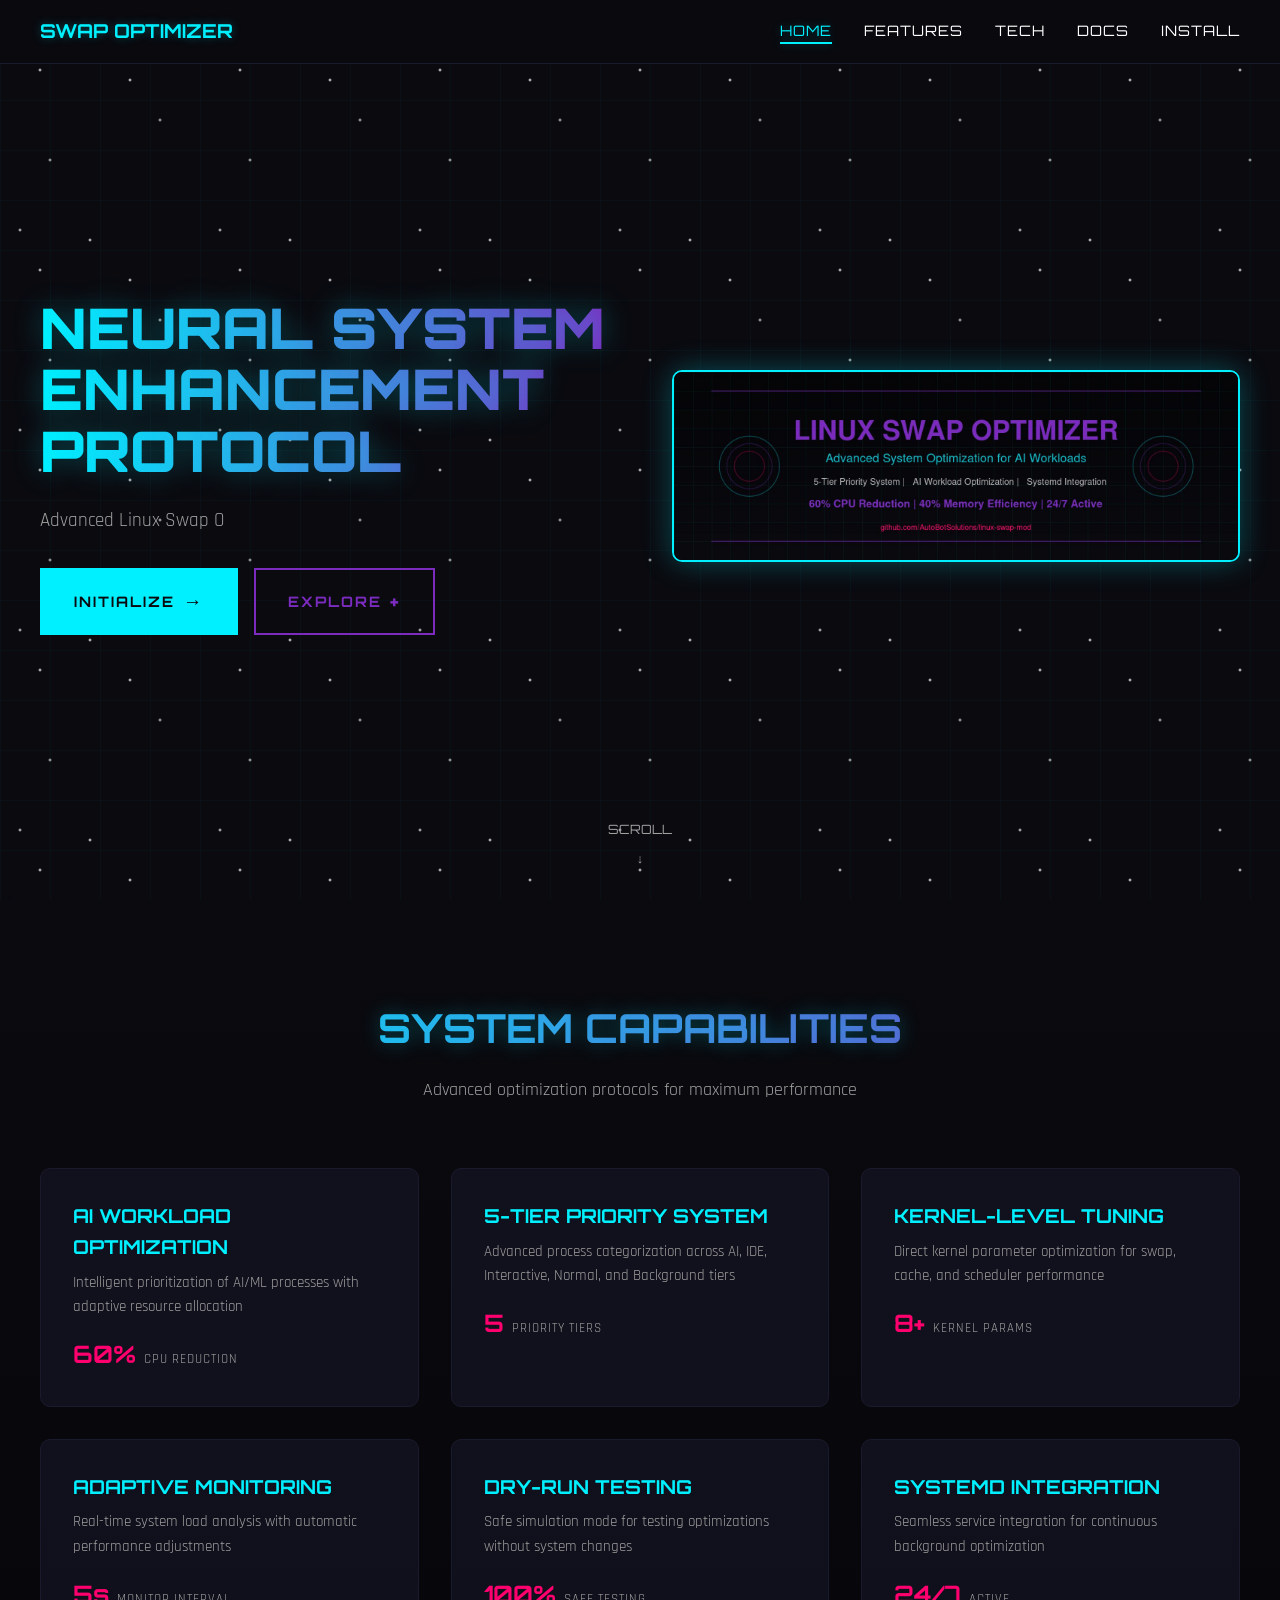
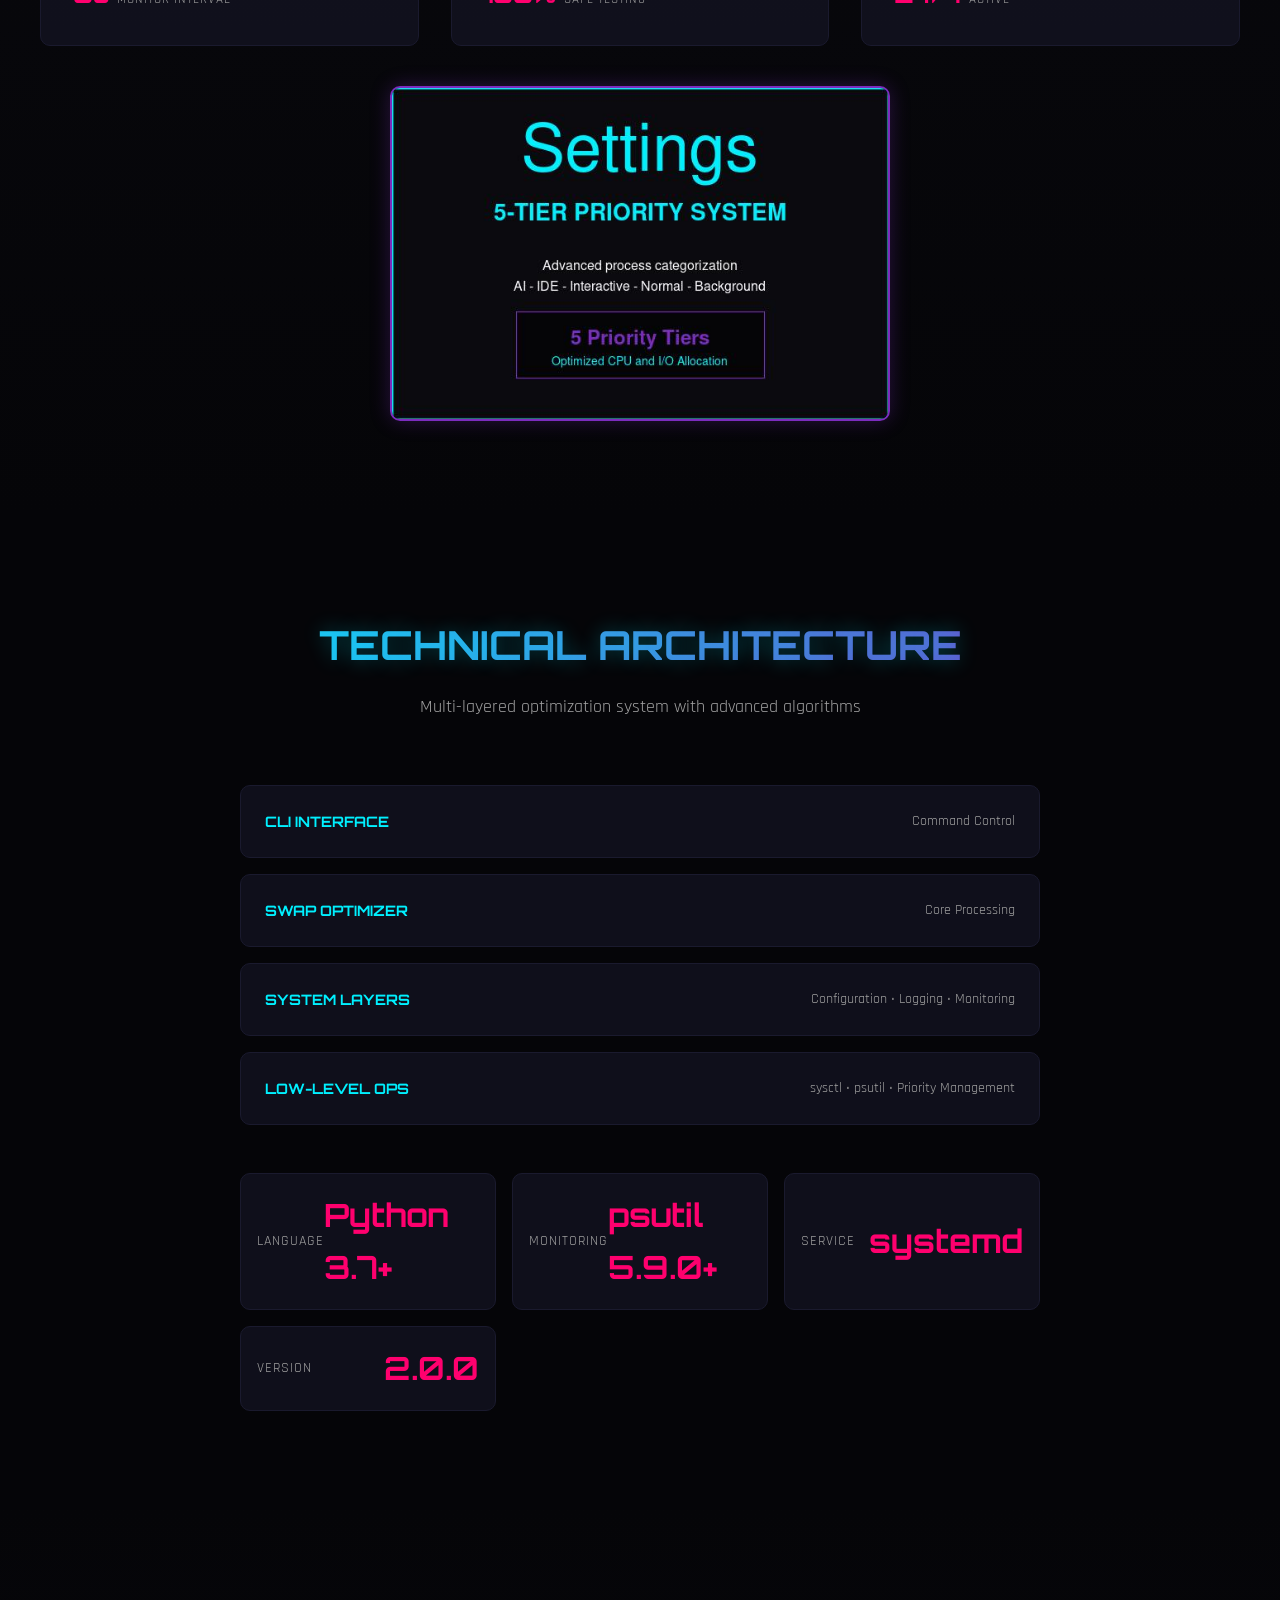
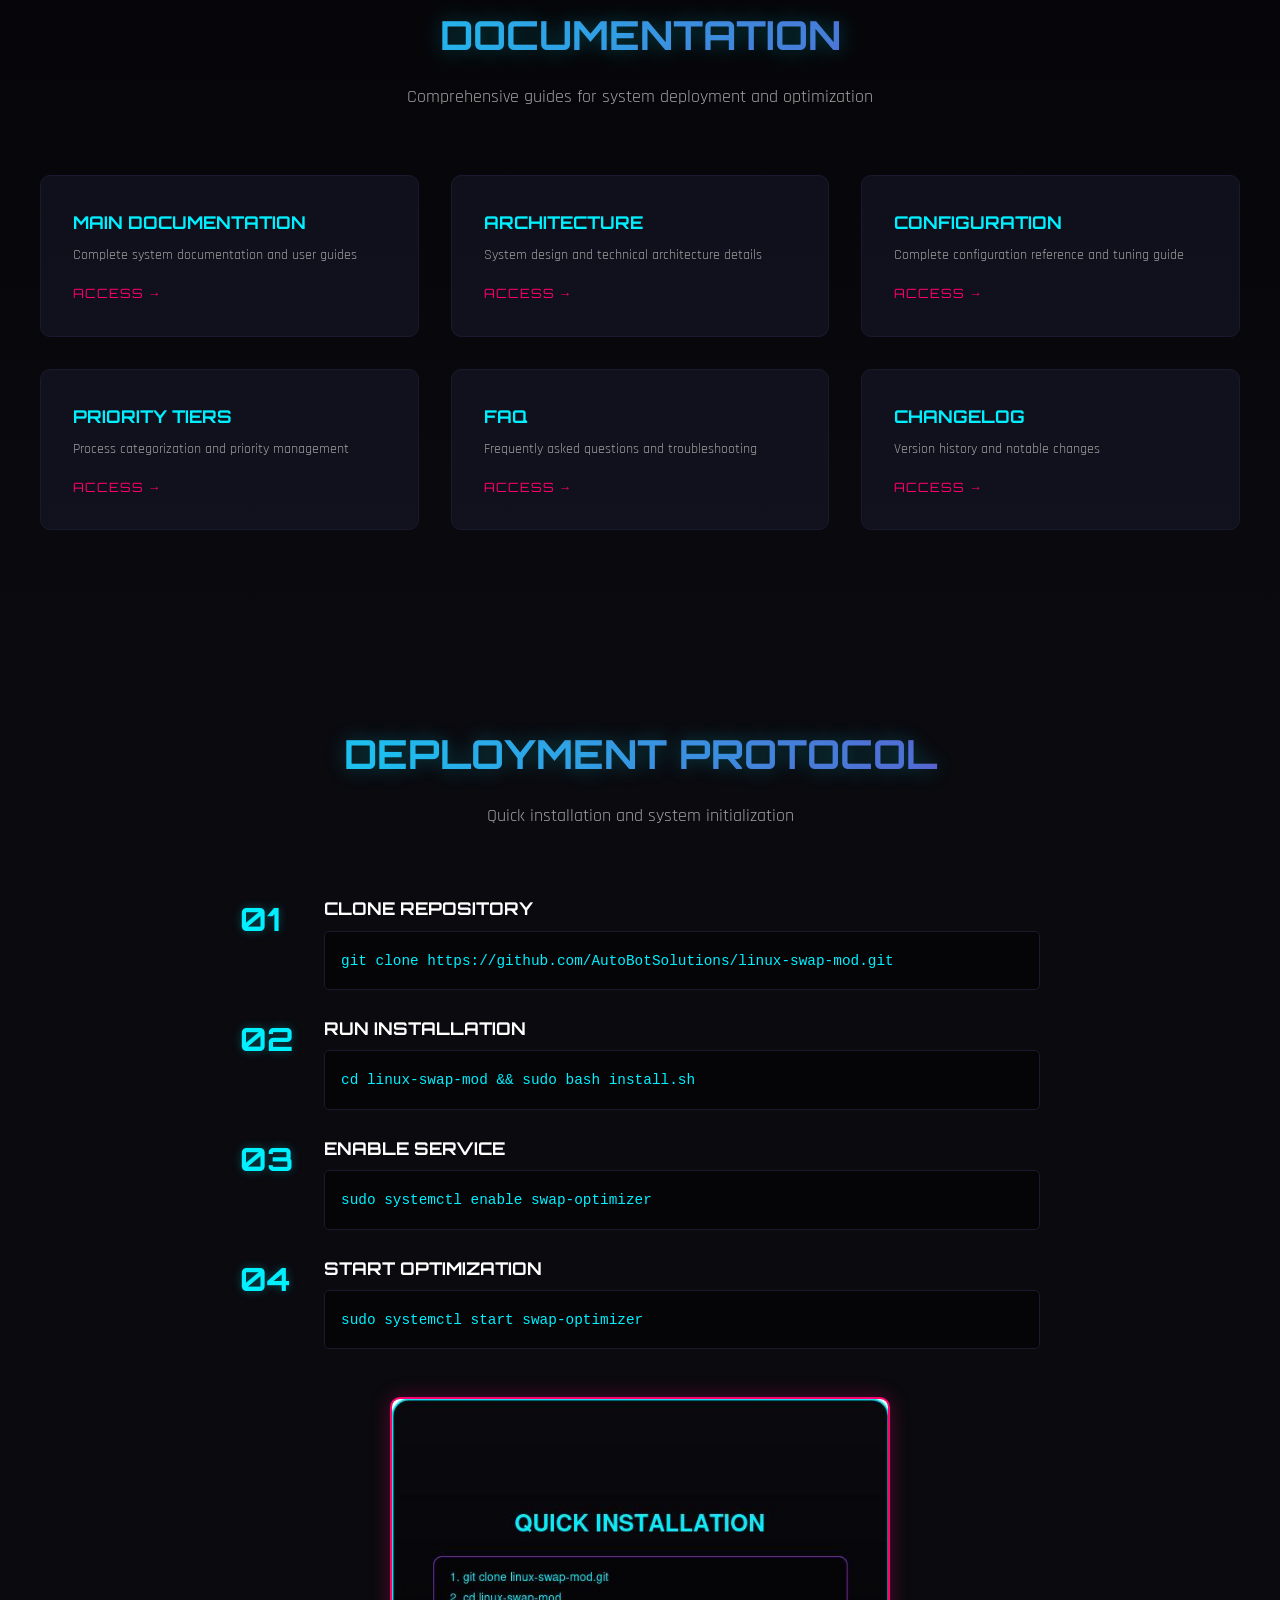
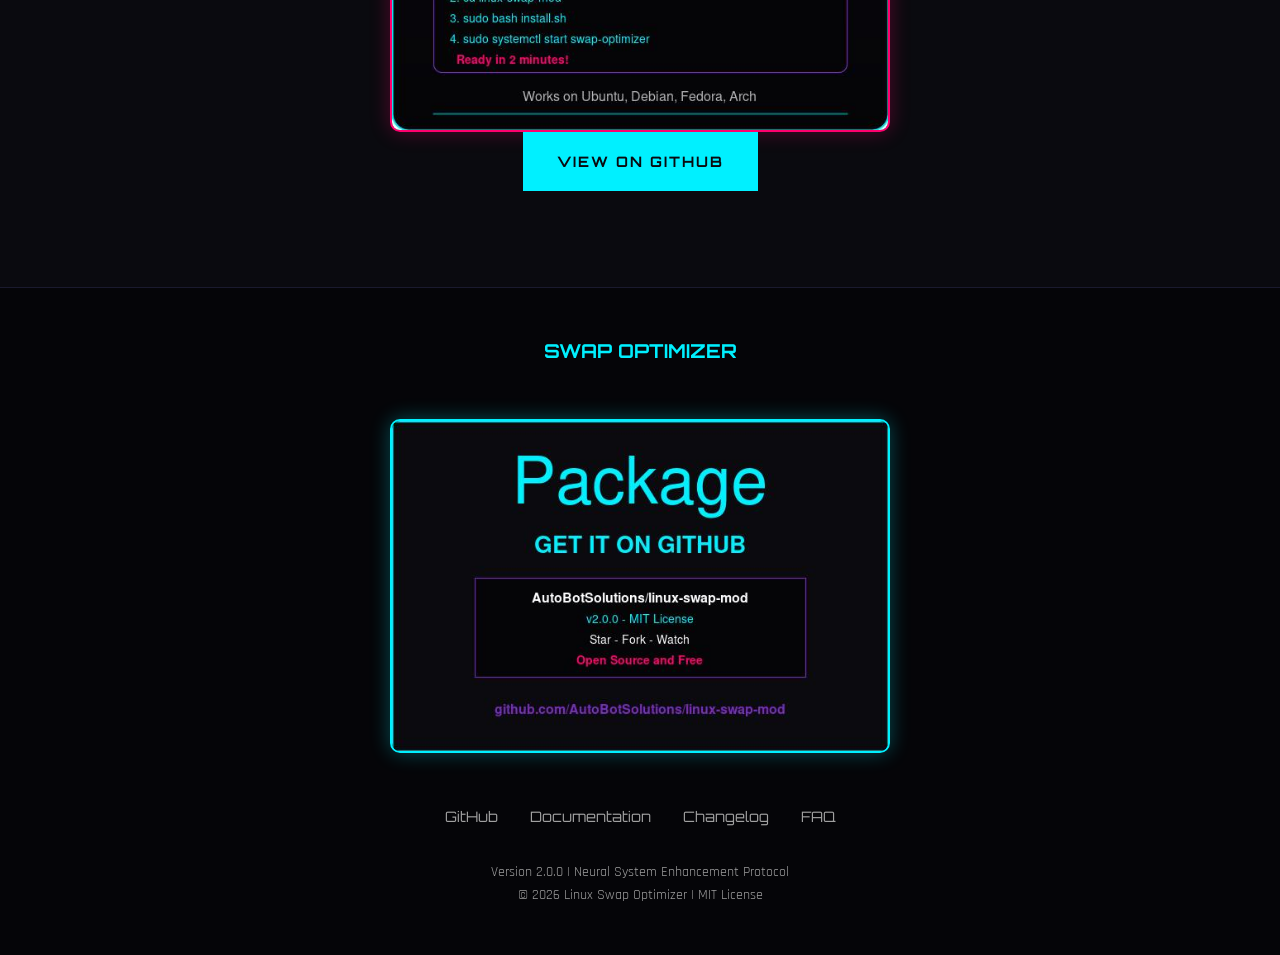
<file: docs/index.html>
<!DOCTYPE html>
<html lang="en">
<head>
    <meta charset="UTF-8">
    <meta name="viewport" content="width=device-width, initial-scale=1.0">
    <title>Linux Swap Optimizer | Neural System Enhancement</title>
    <link rel="stylesheet" href="styles.css">
    <link href="https://fonts.googleapis.com/css2?family=Orbitron:wght@400;700;900&family=Rajdhani:wght@300;400;500;600;700&display=swap" rel="stylesheet">
</head>
<body>
    <div class="stars"></div>
    <div class="grid-overlay"></div>
    
    <!-- Navigation -->
    <nav class="nav-container">
        <div class="nav-content">
            <div class="logo">
                <span class="logo-text">SWAP OPTIMIZER</span>
            </div>
            <ul class="nav-menu">
                <li><a href="#home" class="nav-link">HOME</a></li>
                <li><a href="#features" class="nav-link">FEATURES</a></li>
                <li><a href="#tech" class="nav-link">TECH</a></li>
                <li><a href="#docs" class="nav-link">DOCS</a></li>
                <li><a href="#install" class="nav-link">INSTALL</a></li>
            </ul>
            <div class="hamburger">
                <span></span>
                <span></span>
                <span></span>
            </div>
        </div>
    </nav>

    <!-- Hero Section -->
    <section id="home" class="hero">
        <div class="hero-content">
            <div class="hero-text">
                <h1 class="hero-title">
                    <span class="title-line">NEURAL SYSTEM</span>
                    <span class="title-line">ENHANCEMENT</span>
                    <span class="title-line">PROTOCOL</span>
                </h1>
                <p class="hero-subtitle">Advanced Linux Swap Optimization for AI Workloads and Low-End Systems</p>
                <div class="hero-buttons">
                    <a href="#install" class="btn btn-primary">
                        <span class="btn-text">INITIALIZE</span>
                        <span class="btn-icon">→</span>
                    </a>
                    <a href="#features" class="btn btn-secondary">
                        <span class="btn-text">EXPLORE</span>
                        <span class="btn-icon">+</span>
                    </a>
                </div>
            </div>
            <div class="hero-visual">
                <img src="img/social-banner.jpg" alt="Linux Swap Optimizer Banner" class="hero-banner">
            </div>
        </div>
        <div class="scroll-indicator">
            <div class="scroll-text">SCROLL</div>
            <div class="scroll-arrow">↓</div>
        </div>
    </section>

    <!-- Features Section -->
    <section id="features" class="features">
        <div class="section-header">
            <h2 class="section-title">SYSTEM CAPABILITIES</h2>
            <p class="section-subtitle">Advanced optimization protocols for maximum performance</p>
        </div>
        <div class="features-grid">
            <div class="feature-card">
                <h3 class="feature-title">AI WORKLOAD OPTIMIZATION</h3>
                <p class="feature-description">Intelligent prioritization of AI/ML processes with adaptive resource allocation</p>
                <div class="feature-stats">
                    <span class="stat">60%</span>
                    <span class="stat-label">CPU REDUCTION</span>
                </div>
            </div>
            <div class="feature-card">
                <h3 class="feature-title">5-TIER PRIORITY SYSTEM</h3>
                <p class="feature-description">Advanced process categorization across AI, IDE, Interactive, Normal, and Background tiers</p>
                <div class="feature-stats">
                    <span class="stat">5</span>
                    <span class="stat-label">PRIORITY TIERS</span>
                </div>
            </div>
            <div class="feature-card">
                <h3 class="feature-title">KERNEL-LEVEL TUNING</h3>
                <p class="feature-description">Direct kernel parameter optimization for swap, cache, and scheduler performance</p>
                <div class="feature-stats">
                    <span class="stat">8+</span>
                    <span class="stat-label">KERNEL PARAMS</span>
                </div>
            </div>
            <div class="feature-card">
                <h3 class="feature-title">ADAPTIVE MONITORING</h3>
                <p class="feature-description">Real-time system load analysis with automatic performance adjustments</p>
                <div class="feature-stats">
                    <span class="stat">5s</span>
                    <span class="stat-label">MONITOR INTERVAL</span>
                </div>
            </div>
            <div class="feature-card">
                <h3 class="feature-title">DRY-RUN TESTING</h3>
                <p class="feature-description">Safe simulation mode for testing optimizations without system changes</p>
                <div class="feature-stats">
                    <span class="stat">100%</span>
                    <span class="stat-label">SAFE TESTING</span>
                </div>
            </div>
            <div class="feature-card">
                <h3 class="feature-title">SYSTEMD INTEGRATION</h3>
                <p class="feature-description">Seamless service integration for continuous background optimization</p>
                <div class="feature-stats">
                    <span class="stat">24/7</span>
                    <span class="stat-label">ACTIVE</span>
                </div>
            </div>
        </div>
        <div class="feature-highlight">
            <img src="img/feature-card.jpg" alt="5-Tier Priority System" class="feature-highlight-img">
        </div>
    </section>

    <!-- Tech Section -->
    <section id="tech" class="tech">
        <div class="section-header">
            <h2 class="section-title">TECHNICAL ARCHITECTURE</h2>
            <p class="section-subtitle">Multi-layered optimization system with advanced algorithms</p>
        </div>
        <div class="tech-diagram">
            <div class="tech-layer tech-layer-1">
                <div class="layer-label">CLI INTERFACE</div>
                <div class="layer-content">Command Control</div>
            </div>
            <div class="tech-layer tech-layer-2">
                <div class="layer-label">SWAP OPTIMIZER</div>
                <div class="layer-content">Core Processing</div>
            </div>
            <div class="tech-layer tech-layer-3">
                <div class="layer-label">SYSTEM LAYERS</div>
                <div class="layer-content">Configuration • Logging • Monitoring</div>
            </div>
            <div class="tech-layer tech-layer-4">
                <div class="layer-label">LOW-LEVEL OPS</div>
                <div class="layer-content">sysctl • psutil • Priority Management</div>
            </div>
        </div>
        <div class="tech-specs">
            <div class="spec-item">
                <span class="spec-label">LANGUAGE</span>
                <span class="spec-value">Python 3.7+</span>
            </div>
            <div class="spec-item">
                <span class="spec-label">MONITORING</span>
                <span class="spec-value">psutil 5.9.0+</span>
            </div>
            <div class="spec-item">
                <span class="spec-label">SERVICE</span>
                <span class="spec-value">systemd</span>
            </div>
            <div class="spec-item">
                <span class="spec-label">VERSION</span>
                <span class="spec-value">2.0.0</span>
            </div>
        </div>
    </section>

    <!-- Docs Section -->
    <section id="docs" class="docs">
        <div class="section-header">
            <h2 class="section-title">DOCUMENTATION</h2>
            <p class="section-subtitle">Comprehensive guides for system deployment and optimization</p>
        </div>
        <div class="docs-grid">
            <a href="https://github.com/AutoBotSolutions/linux-swap-mod/wiki/Home" class="doc-card">
                <h3 class="doc-title">MAIN DOCUMENTATION</h3>
                <p class="doc-description">Complete system documentation and user guides</p>
                <div class="doc-link">ACCESS →</div>
            </a>
            <a href="https://github.com/AutoBotSolutions/linux-swap-mod/wiki/Architecture" class="doc-card">
                <h3 class="doc-title">ARCHITECTURE</h3>
                <p class="doc-description">System design and technical architecture details</p>
                <div class="doc-link">ACCESS →</div>
            </a>
            <a href="https://github.com/AutoBotSolutions/linux-swap-mod/wiki/Configuration-Guide" class="doc-card">
                <h3 class="doc-title">CONFIGURATION</h3>
                <p class="doc-description">Complete configuration reference and tuning guide</p>
                <div class="doc-link">ACCESS →</div>
            </a>
            <a href="https://github.com/AutoBotSolutions/linux-swap-mod/wiki/Process-Priority-Tiers" class="doc-card">
                <h3 class="doc-title">PRIORITY TIERS</h3>
                <p class="doc-description">Process categorization and priority management</p>
                <div class="doc-link">ACCESS →</div>
            </a>
            <a href="https://github.com/AutoBotSolutions/linux-swap-mod/wiki/FAQ" class="doc-card">
                <h3 class="doc-title">FAQ</h3>
                <p class="doc-description">Frequently asked questions and troubleshooting</p>
                <div class="doc-link">ACCESS →</div>
            </a>
            <a href="https://github.com/AutoBotSolutions/linux-swap-mod/wiki/Changelog" class="doc-card">
                <h3 class="doc-title">CHANGELOG</h3>
                <p class="doc-description">Version history and notable changes</p>
                <div class="doc-link">ACCESS →</div>
            </a>
        </div>
    </section>

    <!-- Install Section -->
    <section id="install" class="install">
        <div class="section-header">
            <h2 class="section-title">DEPLOYMENT PROTOCOL</h2>
            <p class="section-subtitle">Quick installation and system initialization</p>
        </div>
        <div class="install-steps">
            <div class="install-step">
                <div class="step-number">01</div>
                <div class="step-content">
                    <h3 class="step-title">CLONE REPOSITORY</h3>
                    <div class="code-block">
                        <code>git clone https://github.com/AutoBotSolutions/linux-swap-mod.git</code>
                    </div>
                </div>
            </div>
            <div class="install-step">
                <div class="step-number">02</div>
                <div class="step-content">
                    <h3 class="step-title">RUN INSTALLATION</h3>
                    <div class="code-block">
                        <code>cd linux-swap-mod && sudo bash install.sh</code>
                    </div>
                </div>
            </div>
            <div class="install-step">
                <div class="step-number">03</div>
                <div class="step-content">
                    <h3 class="step-title">ENABLE SERVICE</h3>
                    <div class="code-block">
                        <code>sudo systemctl enable swap-optimizer</code>
                    </div>
                </div>
            </div>
            <div class="install-step">
                <div class="step-number">04</div>
                <div class="step-content">
                    <h3 class="step-title">START OPTIMIZATION</h3>
                    <div class="code-block">
                        <code>sudo systemctl start swap-optimizer</code>
                    </div>
                </div>
            </div>
        </div>
        <div class="install-highlight">
            <img src="img/install-card.jpg" alt="Quick Installation Guide" class="install-highlight-img">
        </div>
        <div class="install-cta">
            <a href="https://github.com/AutoBotSolutions/linux-swap-mod" class="btn btn-primary">
                <span class="btn-text">VIEW ON GITHUB</span>
            </a>
        </div>
    </section>

    <!-- Footer -->
    <footer class="footer">
        <div class="footer-content">
            <div class="footer-logo">
                <span class="logo-text">SWAP OPTIMIZER</span>
            </div>
            <div class="footer-promo">
                <img src="img/github-promo.jpg" alt="Get it on GitHub" class="github-promo-img">
            </div>
            <div class="footer-links">
                <a href="https://github.com/AutoBotSolutions/linux-swap-mod">GitHub</a>
                <a href="https://github.com/AutoBotSolutions/linux-swap-mod/wiki">Documentation</a>
                <a href="https://github.com/AutoBotSolutions/linux-swap-mod/wiki/Changelog">Changelog</a>
                <a href="https://github.com/AutoBotSolutions/linux-swap-mod/wiki/FAQ">FAQ</a>
            </div>
            <div class="footer-info">
                <p>Version 2.0.0 | Neural System Enhancement Protocol</p>
                <p>© 2026 Linux Swap Optimizer | MIT License</p>
            </div>
        </div>
    </footer>

    <script src="script.js"></script>
</body>
</html>
</file>
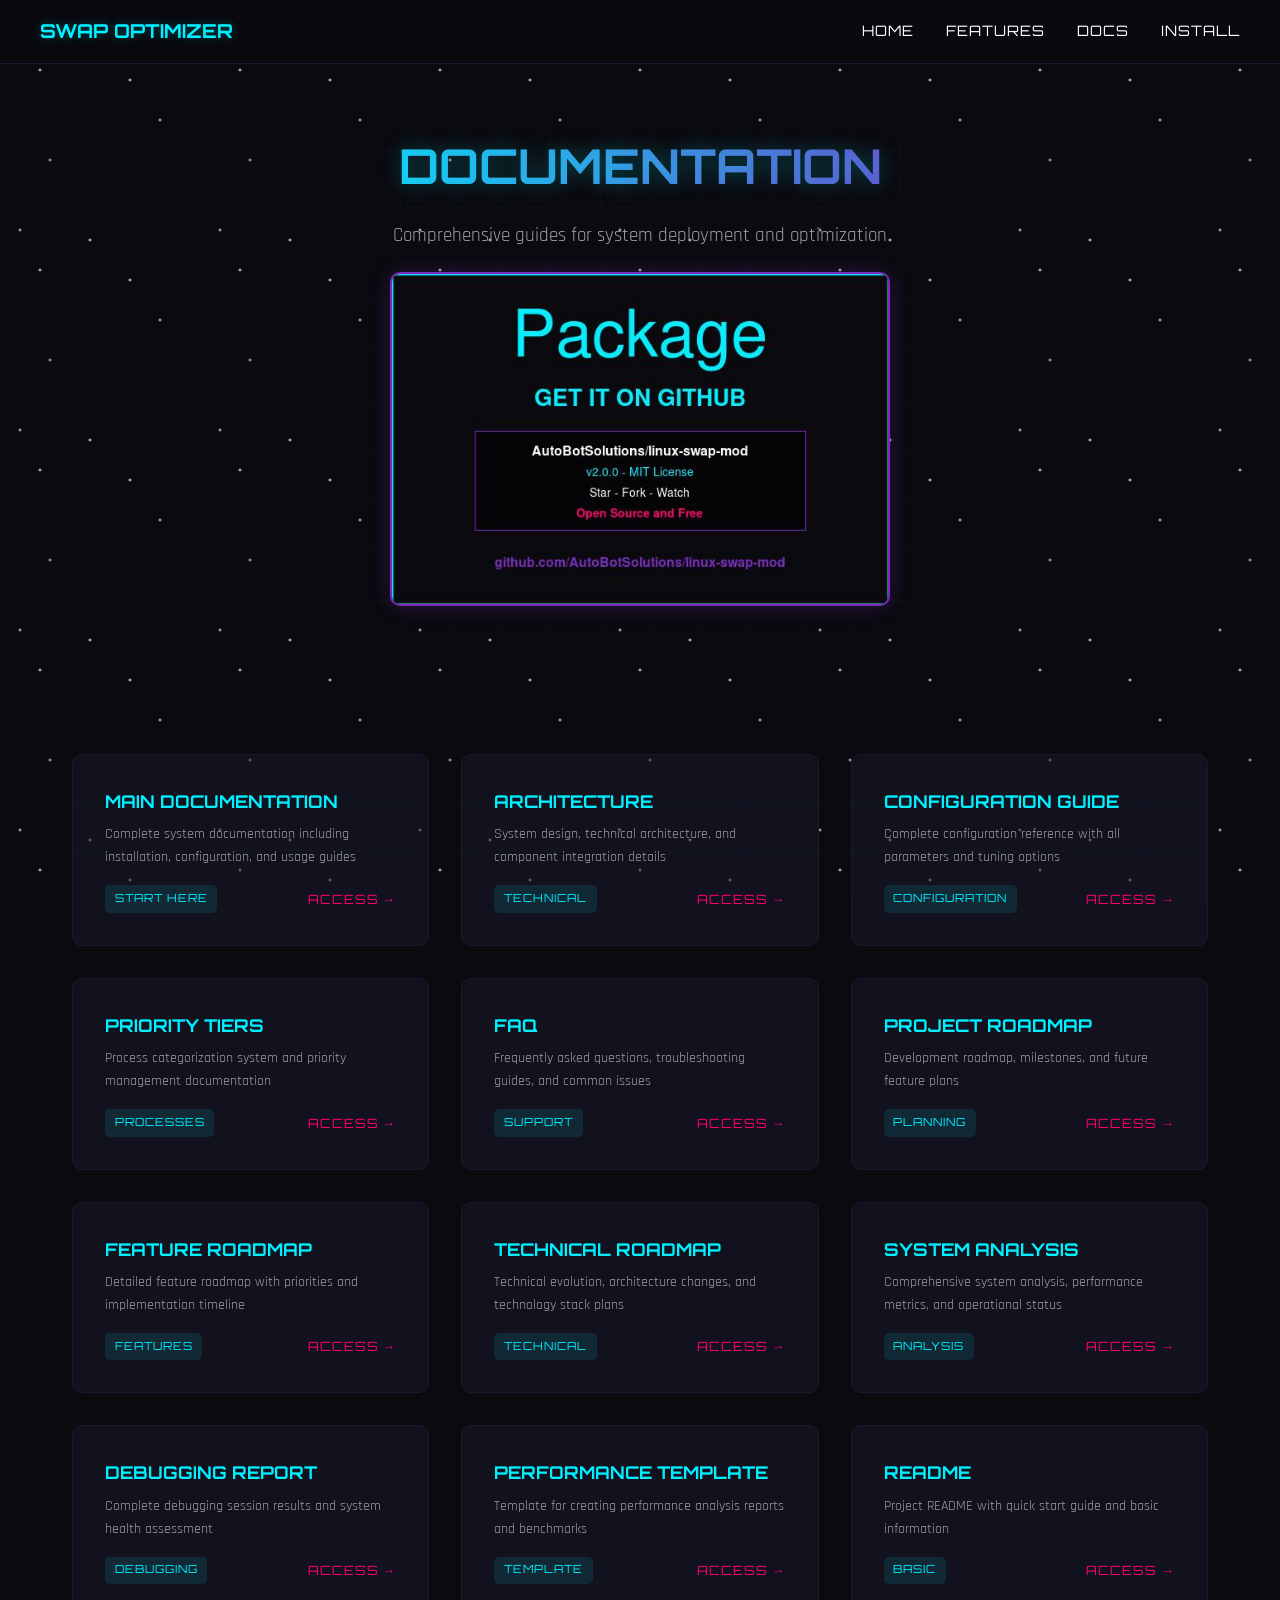
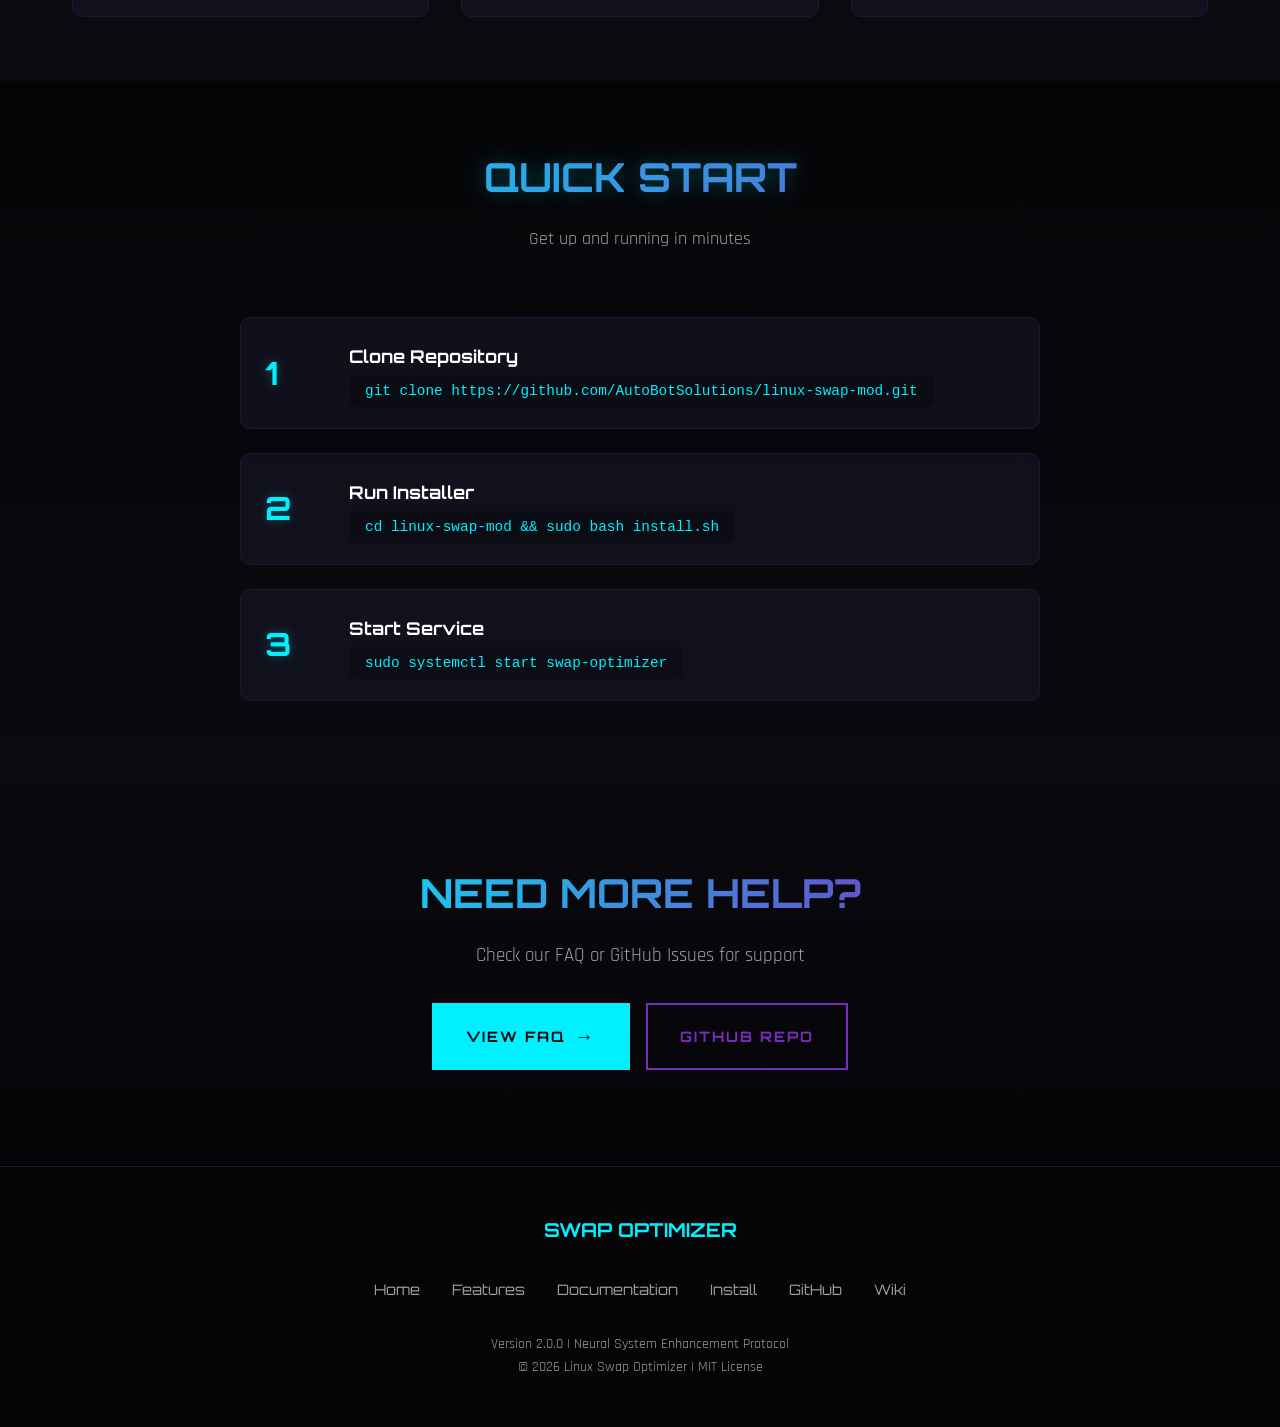
<file: docs/docs.html>
<!DOCTYPE html>
<html lang="en">
<head>
    <meta charset="UTF-8">
    <meta name="viewport" content="width=device-width, initial-scale=1.0">
    <title>Documentation | Linux Swap Optimizer</title>
    <link rel="stylesheet" href="styles.css">
    <link href="https://fonts.googleapis.com/css2?family=Orbitron:wght@400;700;900&family=Rajdhani:wght@300;400;500;600;700&display=swap" rel="stylesheet">
</head>
<body>
    <div class="stars"></div>
    <div class="grid-overlay"></div>
    
    <!-- Navigation -->
    <nav class="nav-container">
        <div class="nav-content">
            <div class="logo">
                <span class="logo-text">SWAP OPTIMIZER</span>
            </div>
            <ul class="nav-menu">
                <li><a href="index.html" class="nav-link">HOME</a></li>
                <li><a href="features.html" class="nav-link">FEATURES</a></li>
                <li><a href="docs.html" class="nav-link">DOCS</a></li>
                <li><a href="install.html" class="nav-link">INSTALL</a></li>
            </ul>
            <div class="hamburger">
                <span></span>
                <span></span>
                <span></span>
            </div>
        </div>
    </nav>

    <!-- Docs Header -->
    <section class="page-header">
        <div class="header-content">
            <h1 class="page-title">DOCUMENTATION</h1>
            <p class="page-subtitle">Comprehensive guides for system deployment and optimization</p>
        </div>
        <div class="header-image">
            <img src="img/github-promo.jpg" alt="Get it on GitHub" class="header-promo-img">
        </div>
    </section>

    <!-- Documentation Grid -->
    <section class="docs-section">
        <div class="docs-grid">
            <a href="https://github.com/AutoBotSolutions/linux-swap-mod/wiki/Home" class="doc-card">
                <h3 class="doc-title">MAIN DOCUMENTATION</h3>
                <p class="doc-description">Complete system documentation including installation, configuration, and usage guides</p>
                <div class="doc-meta">
                    <span class="doc-tag">START HERE</span>
                    <span class="doc-link">ACCESS →</span>
                </div>
            </a>
            
            <a href="https://github.com/AutoBotSolutions/linux-swap-mod/wiki/Architecture" class="doc-card">
                <h3 class="doc-title">ARCHITECTURE</h3>
                <p class="doc-description">System design, technical architecture, and component integration details</p>
                <div class="doc-meta">
                    <span class="doc-tag">TECHNICAL</span>
                    <span class="doc-link">ACCESS →</span>
                </div>
            </a>
            
            <a href="https://github.com/AutoBotSolutions/linux-swap-mod/wiki/Configuration-Guide" class="doc-card">
                <h3 class="doc-title">CONFIGURATION GUIDE</h3>
                <p class="doc-description">Complete configuration reference with all parameters and tuning options</p>
                <div class="doc-meta">
                    <span class="doc-tag">CONFIGURATION</span>
                    <span class="doc-link">ACCESS →</span>
                </div>
            </a>
            
            <a href="https://github.com/AutoBotSolutions/linux-swap-mod/wiki/Process-Priority-Tiers" class="doc-card">
                <h3 class="doc-title">PRIORITY TIERS</h3>
                <p class="doc-description">Process categorization system and priority management documentation</p>
                <div class="doc-meta">
                    <span class="doc-tag">PROCESSES</span>
                    <span class="doc-link">ACCESS →</span>
                </div>
            </a>
            
            <a href="https://github.com/AutoBotSolutions/linux-swap-mod/wiki/FAQ" class="doc-card">
                <h3 class="doc-title">FAQ</h3>
                <p class="doc-description">Frequently asked questions, troubleshooting guides, and common issues</p>
                <div class="doc-meta">
                    <span class="doc-tag">SUPPORT</span>
                    <span class="doc-link">ACCESS →</span>
                </div>
            </a>
            
            <a href="../roadmap/Project-Roadmap.md" class="doc-card">
                <h3 class="doc-title">PROJECT ROADMAP</h3>
                <p class="doc-description">Development roadmap, milestones, and future feature plans</p>
                <div class="doc-meta">
                    <span class="doc-tag">PLANNING</span>
                    <span class="doc-link">ACCESS →</span>
                </div>
            </a>
            
            <a href="../roadmap/Feature-Roadmap.md" class="doc-card">
                <h3 class="doc-title">FEATURE ROADMAP</h3>
                <p class="doc-description">Detailed feature roadmap with priorities and implementation timeline</p>
                <div class="doc-meta">
                    <span class="doc-tag">FEATURES</span>
                    <span class="doc-link">ACCESS →</span>
                </div>
            </a>
            
            <a href="../roadmap/Technical-Roadmap.md" class="doc-card">
                <h3 class="doc-title">TECHNICAL ROADMAP</h3>
                <p class="doc-description">Technical evolution, architecture changes, and technology stack plans</p>
                <div class="doc-meta">
                    <span class="doc-tag">TECHNICAL</span>
                    <span class="doc-link">ACCESS →</span>
                </div>
            </a>
            
            <a href="../reports/System-Analysis-Report.md" class="doc-card">
                <h3 class="doc-title">SYSTEM ANALYSIS</h3>
                <p class="doc-description">Comprehensive system analysis, performance metrics, and operational status</p>
                <div class="doc-meta">
                    <span class="doc-tag">ANALYSIS</span>
                    <span class="doc-link">ACCESS →</span>
                </div>
            </a>
            
            <a href="../reports/Debugging-Report.md" class="doc-card">
                <h3 class="doc-title">DEBUGGING REPORT</h3>
                <p class="doc-description">Complete debugging session results and system health assessment</p>
                <div class="doc-meta">
                    <span class="doc-tag">DEBUGGING</span>
                    <span class="doc-link">ACCESS →</span>
                </div>
            </a>
            
            <a href="../reports/Performance-Report-Template.md" class="doc-card">
                <h3 class="doc-title">PERFORMANCE TEMPLATE</h3>
                <p class="doc-description">Template for creating performance analysis reports and benchmarks</p>
                <div class="doc-meta">
                    <span class="doc-tag">TEMPLATE</span>
                    <span class="doc-link">ACCESS →</span>
                </div>
            </a>
            
            <a href="../README.md" class="doc-card">
                <h3 class="doc-title">README</h3>
                <p class="doc-description">Project README with quick start guide and basic information</p>
                <div class="doc-meta">
                    <span class="doc-tag">BASIC</span>
                    <span class="doc-link">ACCESS →</span>
                </div>
            </a>
        </div>
    </section>

    <!-- Quick Start Section -->
    <section class="quick-start">
        <div class="section-header">
            <h2 class="section-title">QUICK START</h2>
            <p class="section-subtitle">Get up and running in minutes</p>
        </div>
        <div class="quick-steps">
            <div class="quick-step">
                <div class="step-number">1</div>
                <div class="step-text">
                    <h3>Clone Repository</h3>
                    <code>git clone https://github.com/AutoBotSolutions/linux-swap-mod.git</code>
                </div>
            </div>
            <div class="quick-step">
                <div class="step-number">2</div>
                <div class="step-text">
                    <h3>Run Installer</h3>
                    <code>cd linux-swap-mod && sudo bash install.sh</code>
                </div>
            </div>
            <div class="quick-step">
                <div class="step-number">3</div>
                <div class="step-text">
                    <h3>Start Service</h3>
                    <code>sudo systemctl start swap-optimizer</code>
                </div>
            </div>
        </div>
    </section>

    <!-- CTA Section -->
    <section class="cta-section">
        <div class="cta-content">
            <h2 class="cta-title">NEED MORE HELP?</h2>
            <p class="cta-subtitle">Check our FAQ or GitHub Issues for support</p>
            <div class="cta-buttons">
                <a href="https://github.com/AutoBotSolutions/linux-swap-mod/wiki/FAQ" class="btn btn-primary">
                    <span class="btn-text">VIEW FAQ</span>
                    <span class="btn-icon">→</span>
                </a>
                <a href="https://github.com/AutoBotSolutions/linux-swap-mod" class="btn btn-secondary">
                    <span class="btn-text">GITHUB REPO</span>
                </a>
            </div>
        </div>
    </section>

    <!-- Footer -->
    <footer class="footer">
        <div class="footer-content">
            <div class="footer-logo">
                <span class="logo-text">SWAP OPTIMIZER</span>
            </div>
            <div class="footer-links">
                <a href="index.html">Home</a>
                <a href="features.html">Features</a>
                <a href="docs.html">Documentation</a>
                <a href="install.html">Install</a>
                <a href="https://github.com/AutoBotSolutions/linux-swap-mod">GitHub</a>
                <a href="https://github.com/AutoBotSolutions/linux-swap-mod/wiki">Wiki</a>
            </div>
            <div class="footer-info">
                <p>Version 2.0.0 | Neural System Enhancement Protocol</p>
                <p>© 2026 Linux Swap Optimizer | MIT License</p>
            </div>
        </div>
    </footer>

    <script src="script.js"></script>
</body>
</html>
</file>
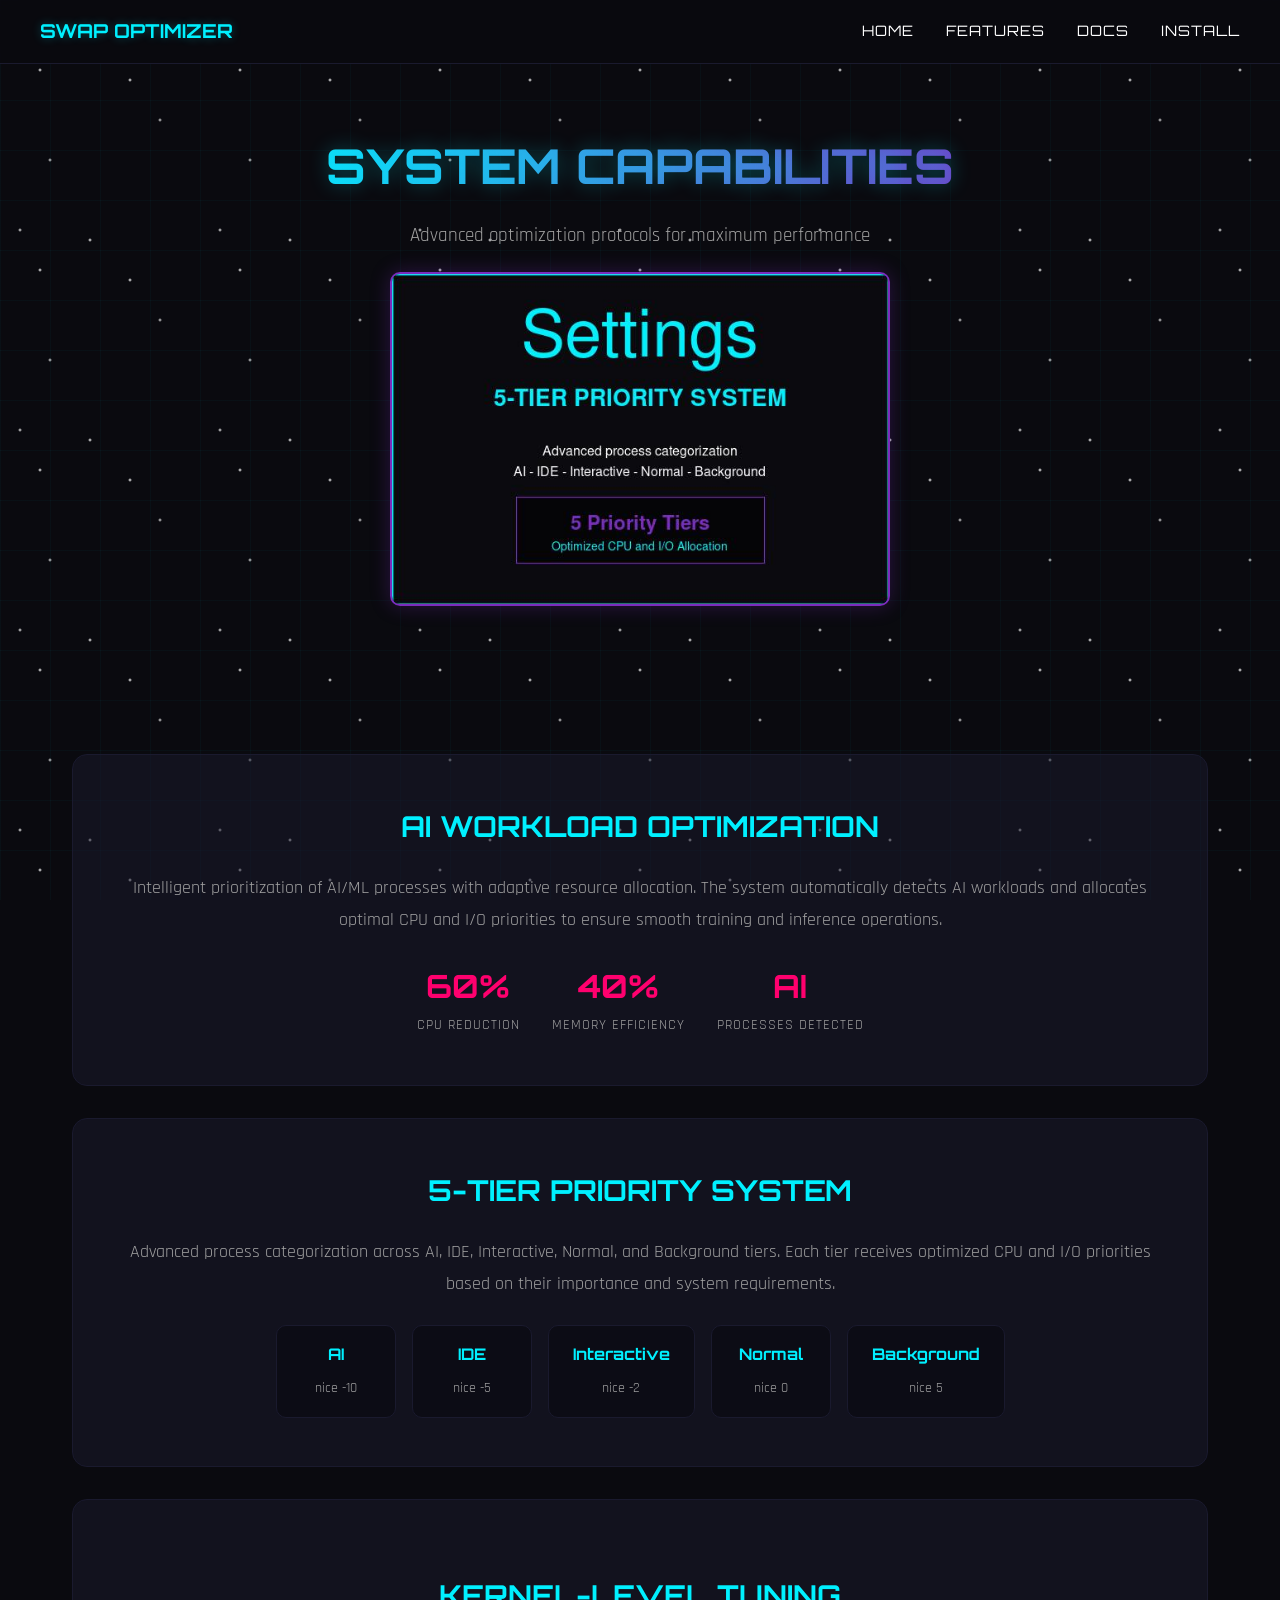
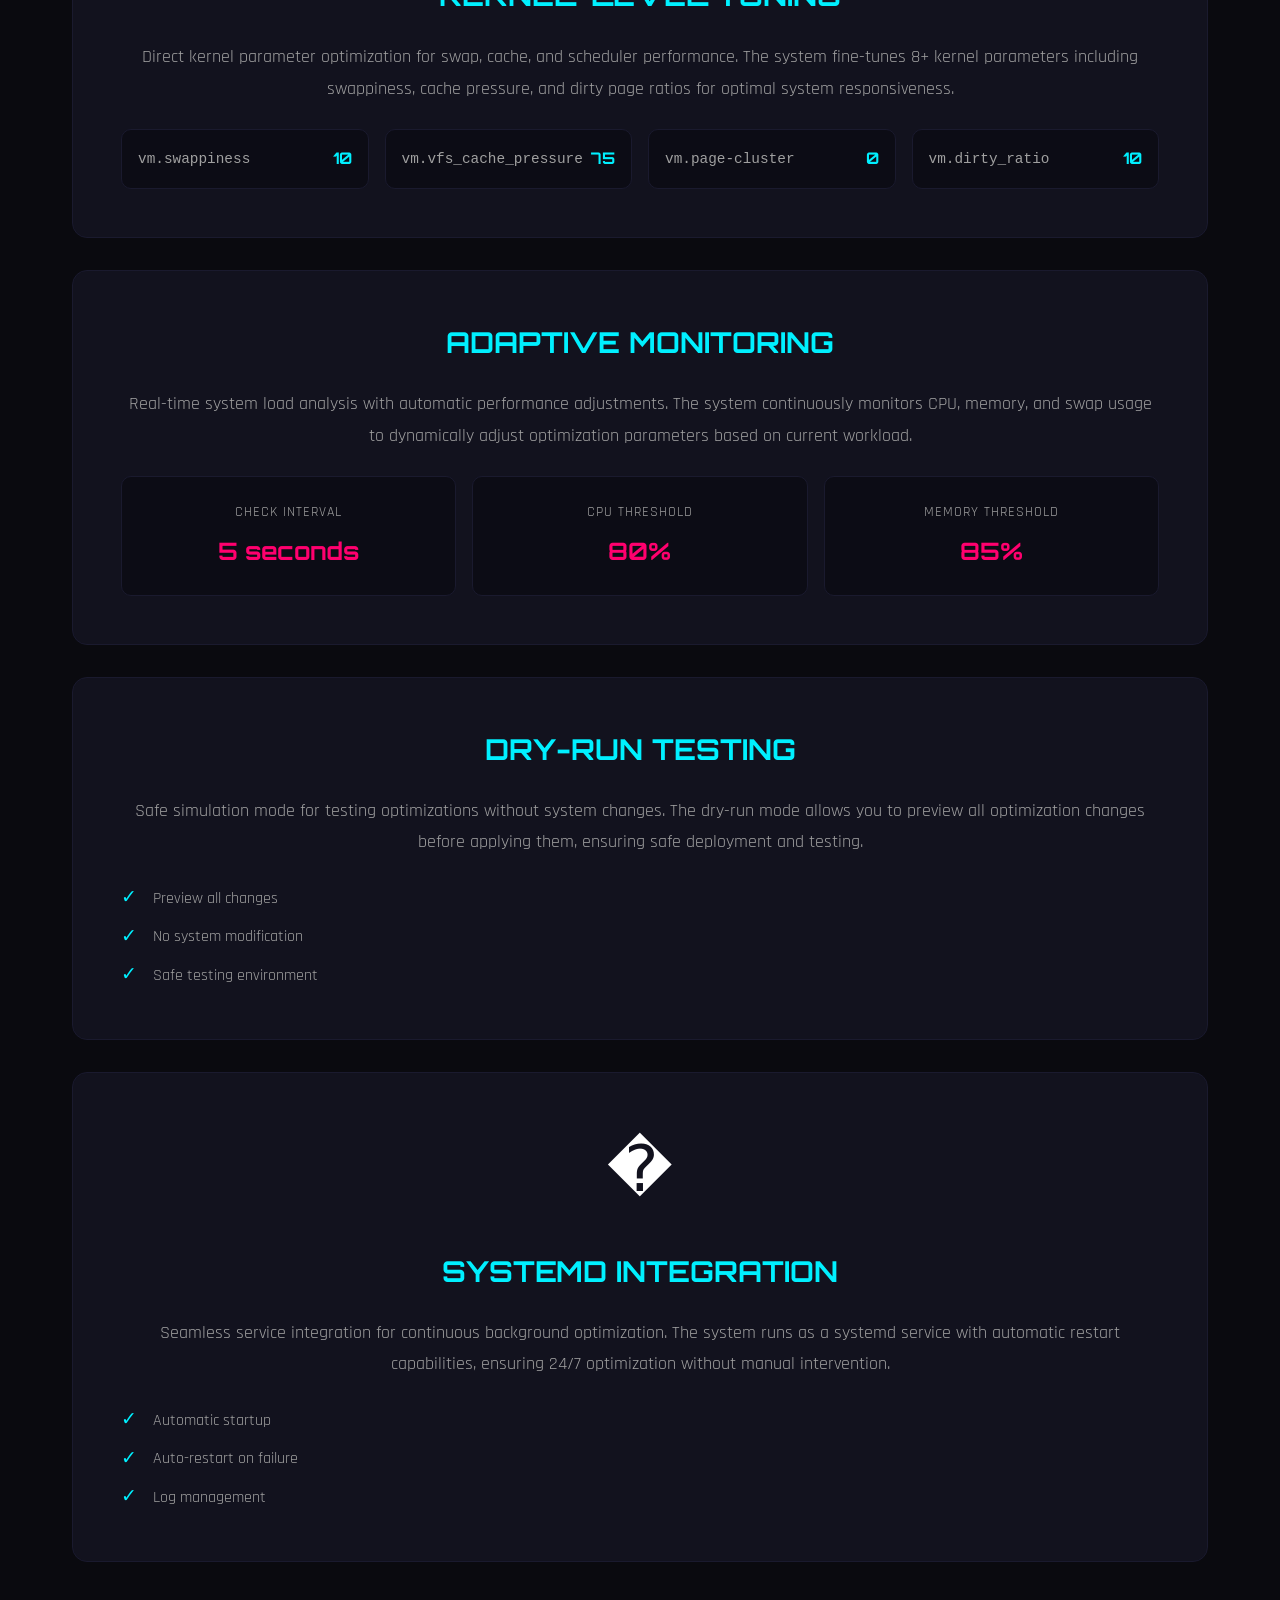
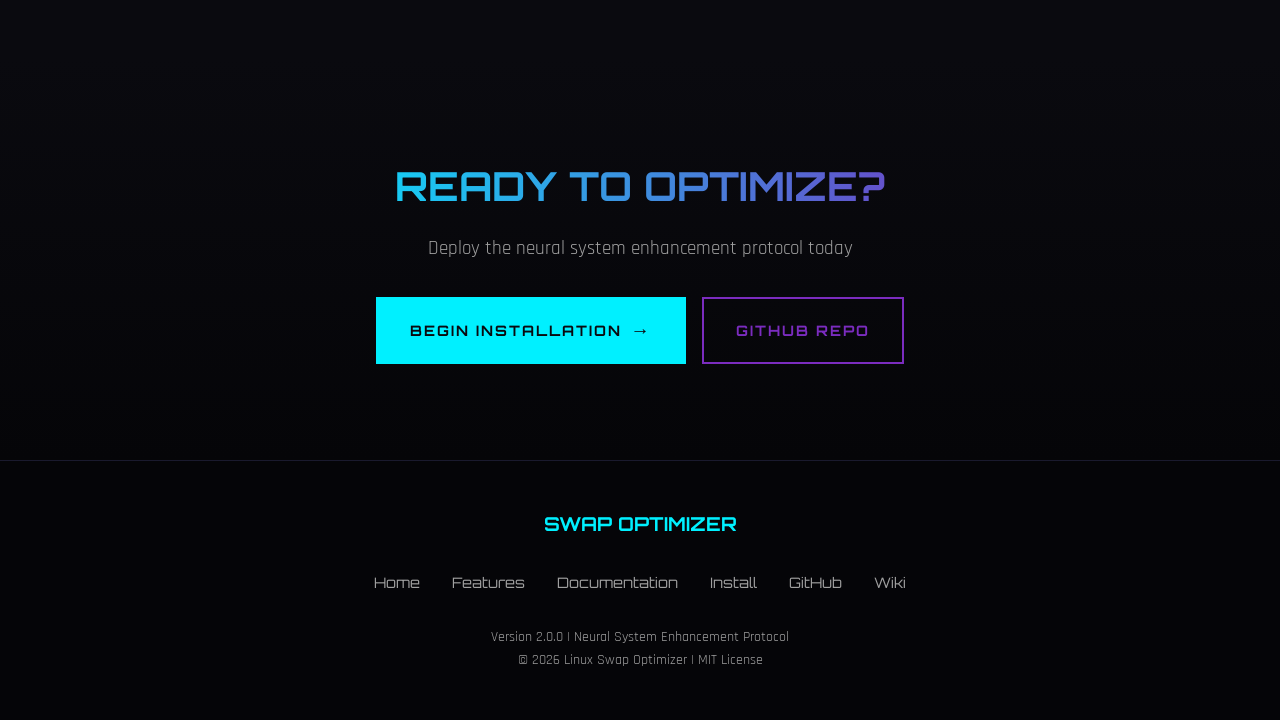
<file: docs/features.html>
<!DOCTYPE html>
<html lang="en">
<head>
    <meta charset="UTF-8">
    <meta name="viewport" content="width=device-width, initial-scale=1.0">
    <title>Features | Linux Swap Optimizer</title>
    <link rel="stylesheet" href="styles.css">
    <link href="https://fonts.googleapis.com/css2?family=Orbitron:wght@400;700;900&family=Rajdhani:wght@300;400;500;600;700&display=swap" rel="stylesheet">
</head>
<body>
    <div class="stars"></div>
    <div class="grid-overlay"></div>
    
    <!-- Navigation -->
    <nav class="nav-container">
        <div class="nav-content">
            <div class="logo">
                <span class="logo-text">SWAP OPTIMIZER</span>
            </div>
            <ul class="nav-menu">
                <li><a href="index.html" class="nav-link">HOME</a></li>
                <li><a href="features.html" class="nav-link">FEATURES</a></li>
                <li><a href="docs.html" class="nav-link">DOCS</a></li>
                <li><a href="install.html" class="nav-link">INSTALL</a></li>
            </ul>
            <div class="hamburger">
                <span></span>
                <span></span>
                <span></span>
            </div>
        </div>
    </nav>

    <!-- Features Header -->
    <section class="page-header">
        <div class="header-content">
            <h1 class="page-title">SYSTEM CAPABILITIES</h1>
            <p class="page-subtitle">Advanced optimization protocols for maximum performance</p>
        </div>
        <div class="header-image">
            <img src="img/feature-card.jpg" alt="5-Tier Priority System" class="header-promo-img">
        </div>
    </section>

    <!-- Detailed Features -->
    <section class="detailed-features">
        <div class="feature-detail">
            <div class="feature-detail-content">
                <h2 class="feature-detail-title">AI WORKLOAD OPTIMIZATION</h2>
                <p class="feature-detail-description">
                    Intelligent prioritization of AI/ML processes with adaptive resource allocation. 
                    The system automatically detects AI workloads and allocates optimal CPU and I/O priorities 
                    to ensure smooth training and inference operations.
                </p>
                <div class="feature-detail-specs">
                    <div class="spec">
                        <span class="spec-value">60%</span>
                        <span class="spec-label">CPU Reduction</span>
                    </div>
                    <div class="spec">
                        <span class="spec-value">40%</span>
                        <span class="spec-label">Memory Efficiency</span>
                    </div>
                    <div class="spec">
                        <span class="spec-value">AI</span>
                        <span class="spec-label">Processes Detected</span>
                    </div>
                </div>
            </div>
        </div>

        <div class="feature-detail">
            <div class="feature-detail-content">
                <h2 class="feature-detail-title">5-TIER PRIORITY SYSTEM</h2>
                <p class="feature-detail-description">
                    Advanced process categorization across AI, IDE, Interactive, Normal, and Background tiers. 
                    Each tier receives optimized CPU and I/O priorities based on their importance and 
                    system requirements.
                </p>
                <div class="priority-tiers">
                    <div class="tier tier-ai">
                        <span class="tier-name">AI</span>
                        <span class="tier-priority">nice -10</span>
                    </div>
                    <div class="tier tier-ide">
                        <span class="tier-name">IDE</span>
                        <span class="tier-priority">nice -5</span>
                    </div>
                    <div class="tier tier-interactive">
                        <span class="tier-name">Interactive</span>
                        <span class="tier-priority">nice -2</span>
                    </div>
                    <div class="tier tier-normal">
                        <span class="tier-name">Normal</span>
                        <span class="tier-priority">nice 0</span>
                    </div>
                    <div class="tier tier-background">
                        <span class="tier-name">Background</span>
                        <span class="tier-priority">nice 5</span>
                    </div>
                </div>
            </div>
        </div>

        <div class="feature-detail">
            <div class="feature-detail-content">
                <div class="feature-detail-icon"></div>
                <h2 class="feature-detail-title">KERNEL-LEVEL TUNING</h2>
                <p class="feature-detail-description">
                    Direct kernel parameter optimization for swap, cache, and scheduler performance. 
                    The system fine-tunes 8+ kernel parameters including swappiness, cache pressure, 
                    and dirty page ratios for optimal system responsiveness.
                </p>
                <div class="kernel-params">
                    <div class="param">
                        <span class="param-name">vm.swappiness</span>
                        <span class="param-value">10</span>
                    </div>
                    <div class="param">
                        <span class="param-name">vm.vfs_cache_pressure</span>
                        <span class="param-value">75</span>
                    </div>
                    <div class="param">
                        <span class="param-name">vm.page-cluster</span>
                        <span class="param-value">0</span>
                    </div>
                    <div class="param">
                        <span class="param-name">vm.dirty_ratio</span>
                        <span class="param-value">10</span>
                    </div>
                </div>
            </div>
        </div>

        <div class="feature-detail">
            <div class="feature-detail-content">
                <h2 class="feature-detail-title">ADAPTIVE MONITORING</h2>
                <p class="feature-detail-description">
                    Real-time system load analysis with automatic performance adjustments. 
                    The system continuously monitors CPU, memory, and swap usage to dynamically 
                    adjust optimization parameters based on current workload.
                </p>
                <div class="monitoring-stats">
                    <div class="monitor-stat">
                        <span class="monitor-label">Check Interval</span>
                        <span class="monitor-value">5 seconds</span>
                    </div>
                    <div class="monitor-stat">
                        <span class="monitor-label">CPU Threshold</span>
                        <span class="monitor-value">80%</span>
                    </div>
                    <div class="monitor-stat">
                        <span class="monitor-label">Memory Threshold</span>
                        <span class="monitor-value">85%</span>
                    </div>
                </div>
            </div>
        </div>

        <div class="feature-detail">
            <div class="feature-detail-content">
                <h2 class="feature-detail-title">DRY-RUN TESTING</h2>
                <p class="feature-detail-description">
                    Safe simulation mode for testing optimizations without system changes. 
                    The dry-run mode allows you to preview all optimization changes before 
                    applying them, ensuring safe deployment and testing.
                </p>
                <div class="dry-run-features">
                    <div class="dry-run-feature">
                        <span class="feature-check">✓</span>
                        <span>Preview all changes</span>
                    </div>
                    <div class="dry-run-feature">
                        <span class="feature-check">✓</span>
                        <span>No system modification</span>
                    </div>
                    <div class="dry-run-feature">
                        <span class="feature-check">✓</span>
                        <span>Safe testing environment</span>
                    </div>
                </div>
            </div>
        </div>

        <div class="feature-detail">
            <div class="feature-detail-content">
                <div class="feature-detail-icon">�</div>
                <h2 class="feature-detail-title">SYSTEMD INTEGRATION</h2>
                <p class="feature-detail-description">
                    Seamless service integration for continuous background optimization. 
                    The system runs as a systemd service with automatic restart capabilities, 
                    ensuring 24/7 optimization without manual intervention.
                </p>
                <div class="systemd-features">
                    <div class="systemd-feature">
                        <span class="feature-check">✓</span>
                        <span>Automatic startup</span>
                    </div>
                    <div class="systemd-feature">
                        <span class="feature-check">✓</span>
                        <span>Auto-restart on failure</span>
                    </div>
                    <div class="systemd-feature">
                        <span class="feature-check">✓</span>
                        <span>Log management</span>
                    </div>
                </div>
            </div>
        </div>
    </section>

    <!-- CTA Section -->
    <section class="cta-section">
        <div class="cta-content">
            <h2 class="cta-title">READY TO OPTIMIZE?</h2>
            <p class="cta-subtitle">Deploy the neural system enhancement protocol today</p>
            <div class="cta-buttons">
                <a href="install.html" class="btn btn-primary">
                    <span class="btn-text">BEGIN INSTALLATION</span>
                    <span class="btn-icon">→</span>
                </a>
                <a href="https://github.com/AutoBotSolutions/linux-swap-mod" class="btn btn-secondary">
                    <span class="btn-text">GITHUB REPO</span>
                </a>
            </div>
        </div>
    </section>

    <!-- Footer -->
    <footer class="footer">
        <div class="footer-content">
            <div class="footer-logo">
                <span class="logo-text">SWAP OPTIMIZER</span>
            </div>
            <div class="footer-links">
                <a href="index.html">Home</a>
                <a href="features.html">Features</a>
                <a href="docs.html">Documentation</a>
                <a href="install.html">Install</a>
                <a href="https://github.com/AutoBotSolutions/linux-swap-mod">GitHub</a>
                <a href="https://github.com/AutoBotSolutions/linux-swap-mod/wiki">Wiki</a>
            </div>
            <div class="footer-info">
                <p>Version 2.0.0 | Neural System Enhancement Protocol</p>
                <p>© 2026 Linux Swap Optimizer | MIT License</p>
            </div>
        </div>
    </footer>

    <script src="script.js"></script>
</body>
</html>
</file>
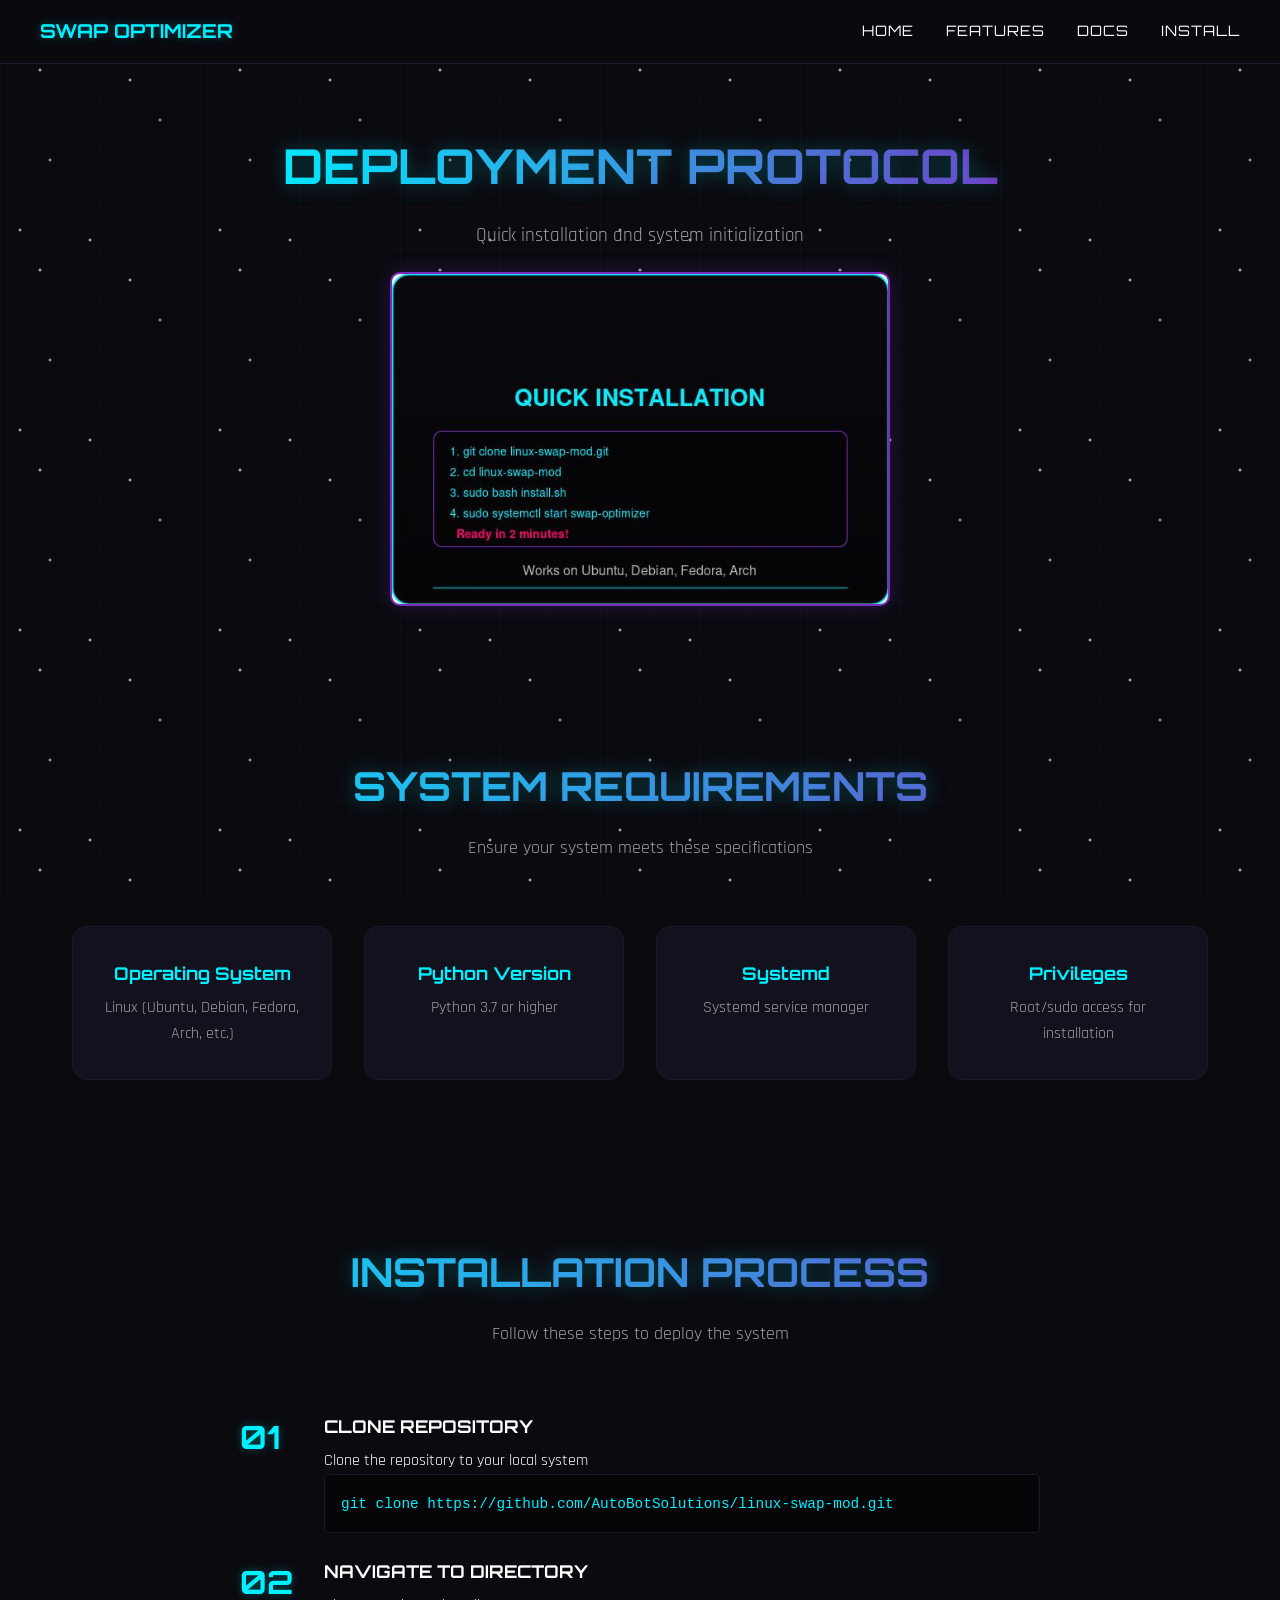
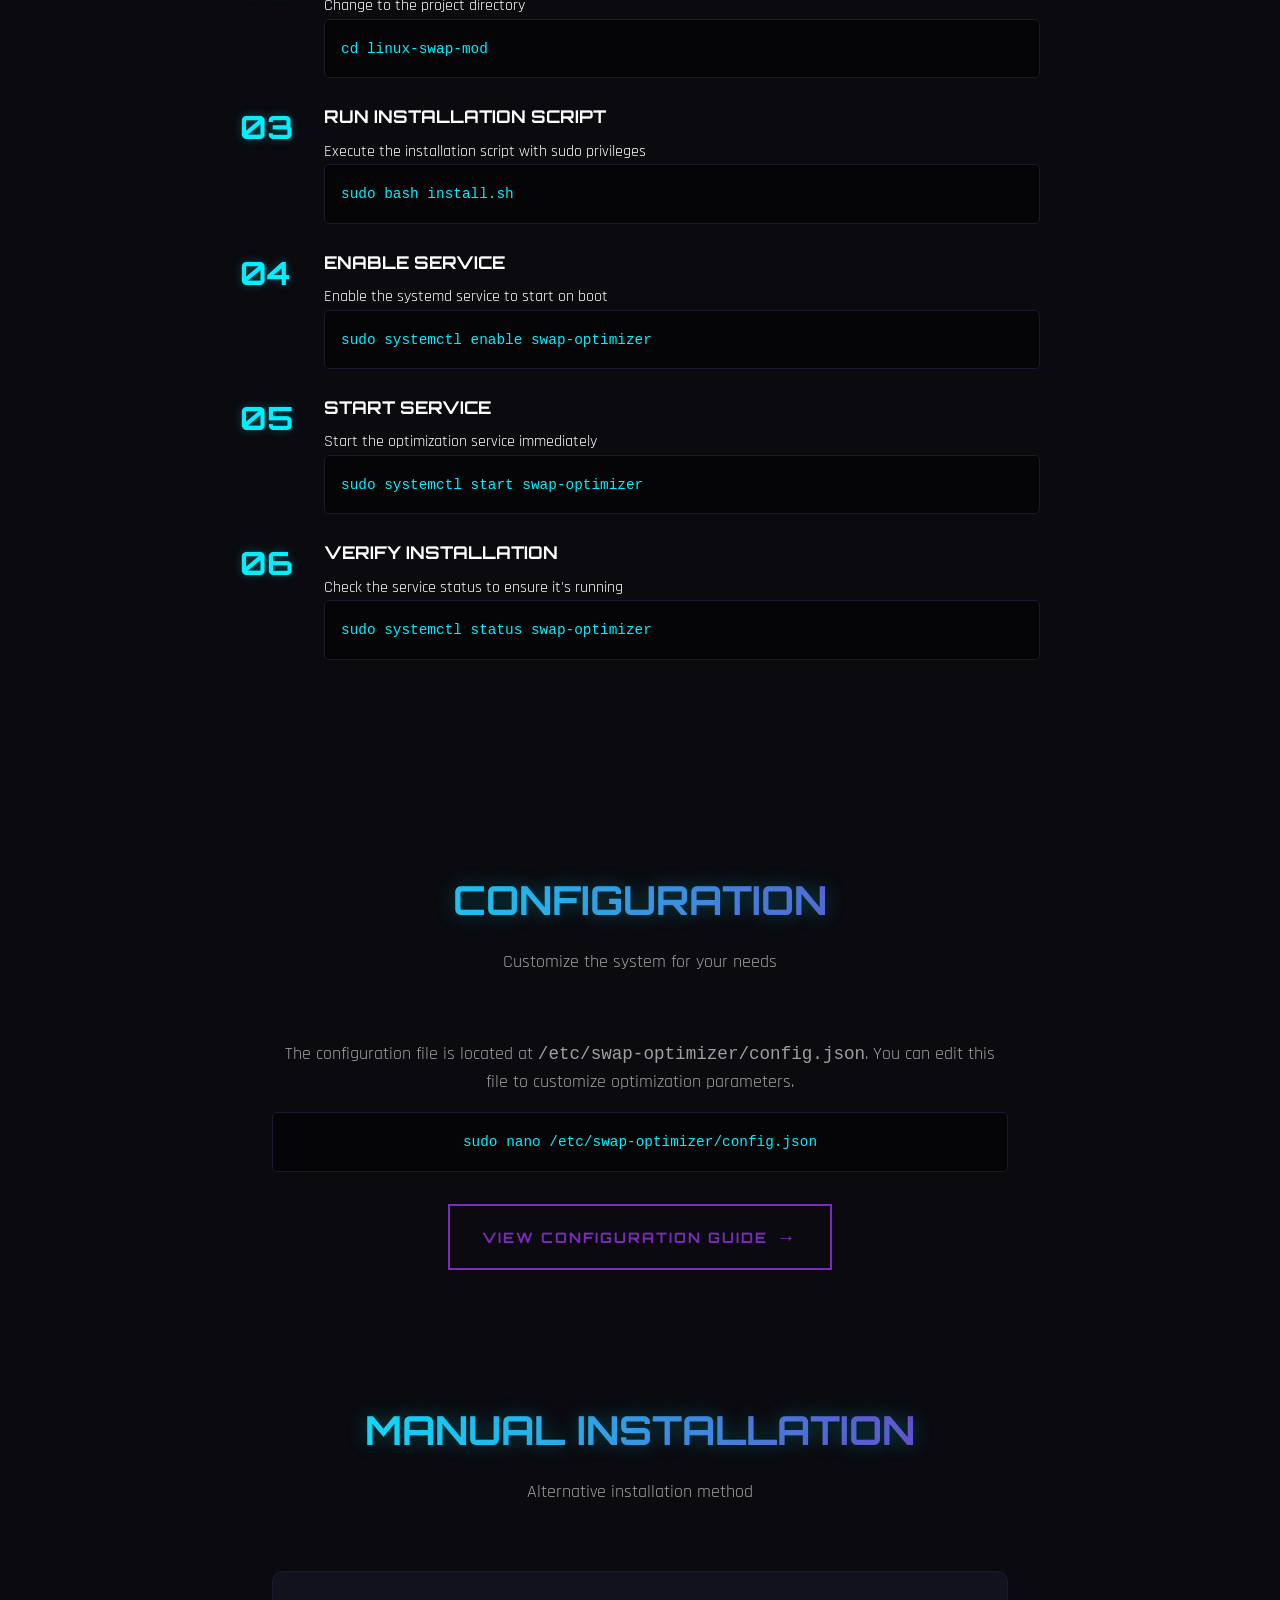
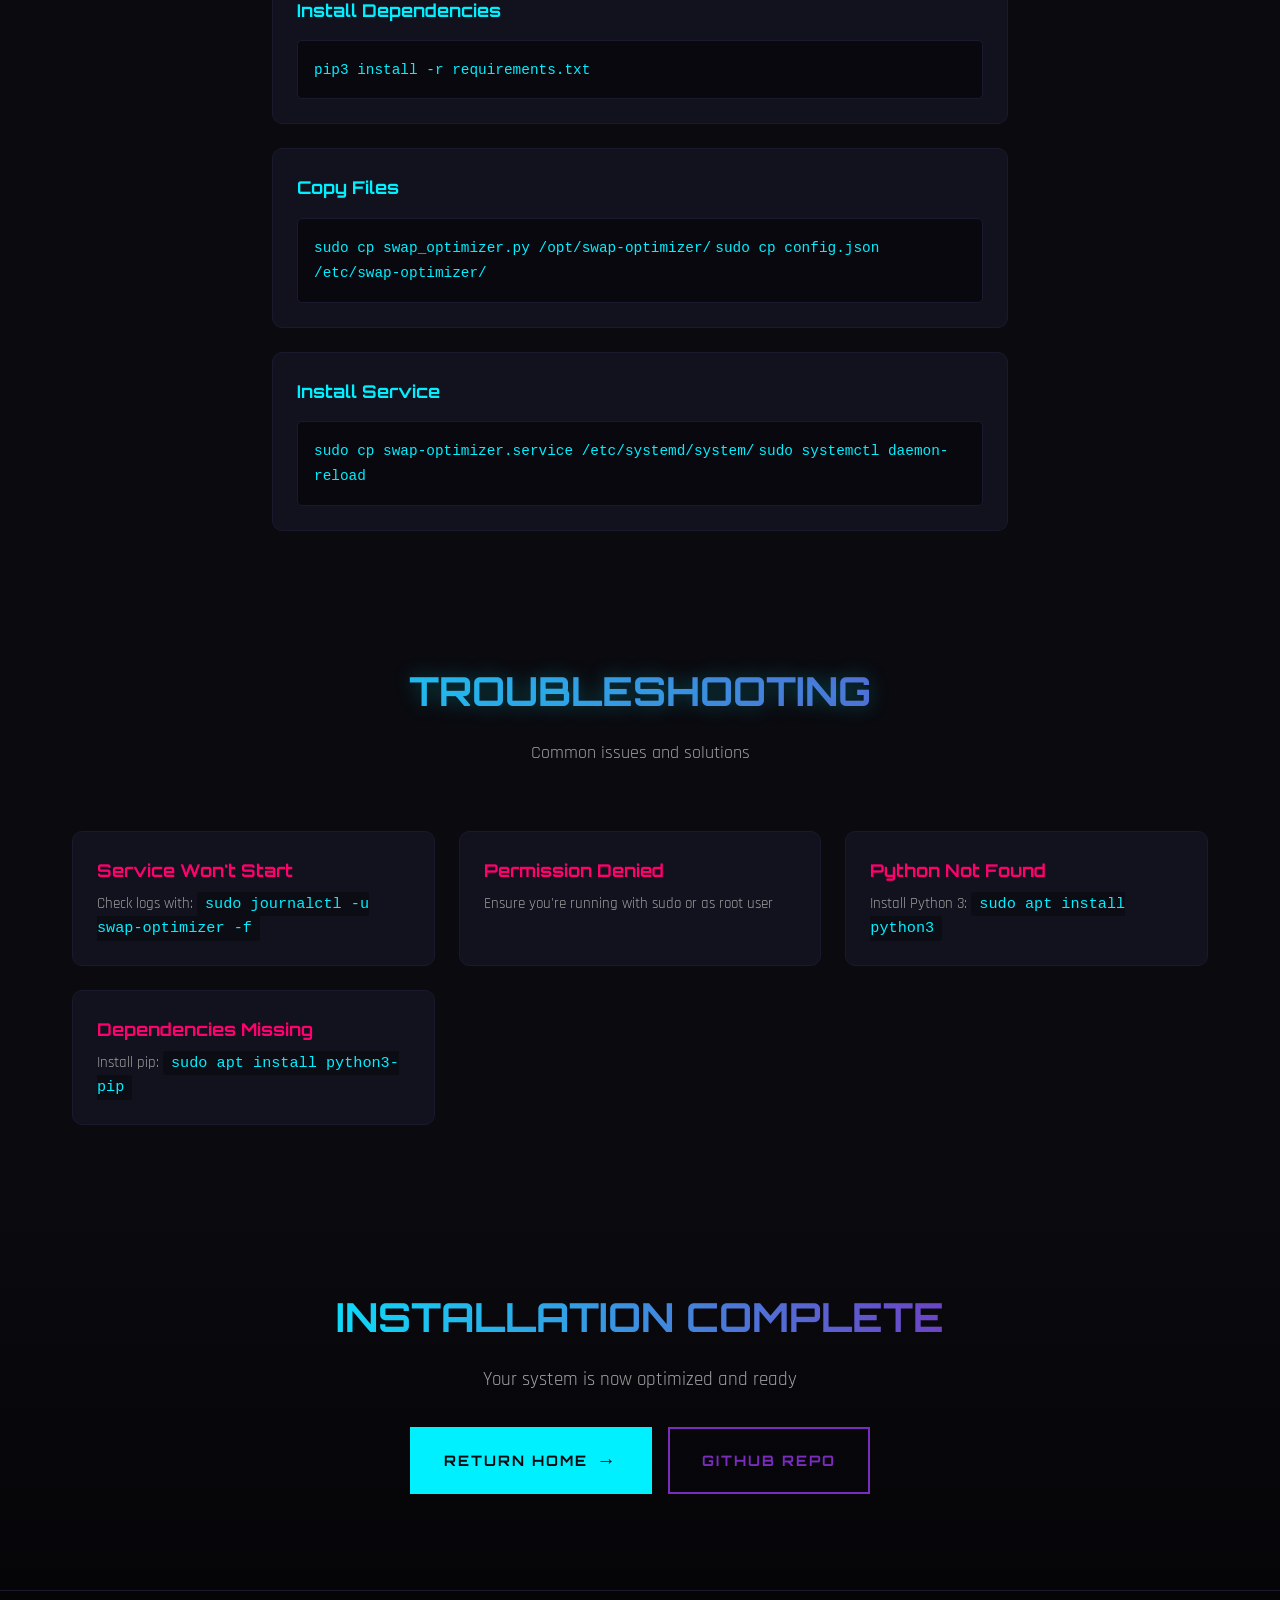
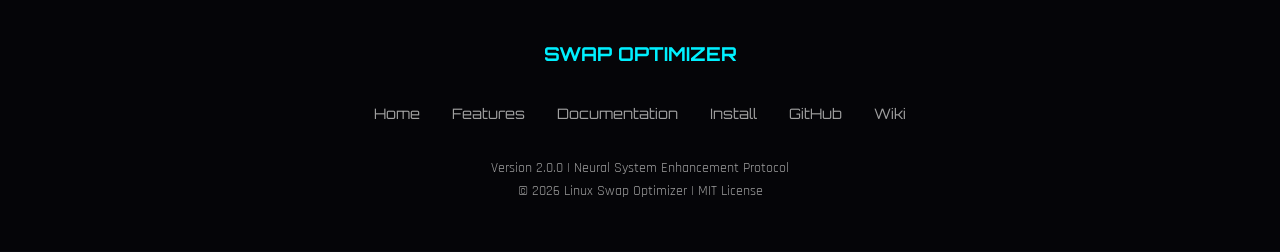
<file: docs/install.html>
<!DOCTYPE html>
<html lang="en">
<head>
    <meta charset="UTF-8">
    <meta name="viewport" content="width=device-width, initial-scale=1.0">
    <title>Installation | Linux Swap Optimizer</title>
    <link rel="stylesheet" href="styles.css">
    <link href="https://fonts.googleapis.com/css2?family=Orbitron:wght@400;700;900&family=Rajdhani:wght@300;400;500;600;700&display=swap" rel="stylesheet">
</head>
<body>
    <div class="stars"></div>
    <div class="grid-overlay"></div>
    
    <!-- Navigation -->
    <nav class="nav-container">
        <div class="nav-content">
            <div class="logo">
                <span class="logo-text">SWAP OPTIMIZER</span>
            </div>
            <ul class="nav-menu">
                <li><a href="index.html" class="nav-link">HOME</a></li>
                <li><a href="features.html" class="nav-link">FEATURES</a></li>
                <li><a href="docs.html" class="nav-link">DOCS</a></li>
                <li><a href="install.html" class="nav-link">INSTALL</a></li>
            </ul>
            <div class="hamburger">
                <span></span>
                <span></span>
                <span></span>
            </div>
        </div>
    </nav>

    <!-- Install Header -->
    <section class="page-header">
        <div class="header-content">
            <h1 class="page-title">DEPLOYMENT PROTOCOL</h1>
            <p class="page-subtitle">Quick installation and system initialization</p>
        </div>
        <div class="header-image">
            <img src="img/install-card.jpg" alt="Quick Installation Guide" class="header-promo-img">
        </div>
    </section>

    <!-- Requirements -->
    <section class="requirements">
        <div class="section-header">
            <h2 class="section-title">SYSTEM REQUIREMENTS</h2>
            <p class="section-subtitle">Ensure your system meets these specifications</p>
        </div>
        <div class="requirements-grid">
            <div class="requirement-card">
                <h3 class="req-title">Operating System</h3>
                <p class="req-value">Linux (Ubuntu, Debian, Fedora, Arch, etc.)</p>
            </div>
            <div class="requirement-card">
                <h3 class="req-title">Python Version</h3>
                <p class="req-value">Python 3.7 or higher</p>
            </div>
            <div class="requirement-card">
                <h3 class="req-title">Systemd</h3>
                <p class="req-value">Systemd service manager</p>
            </div>
            <div class="requirement-card">
                <h3 class="req-title">Privileges</h3>
                <p class="req-value">Root/sudo access for installation</p>
            </div>
        </div>
    </section>

    <!-- Installation Steps -->
    <section class="installation">
        <div class="section-header">
            <h2 class="section-title">INSTALLATION PROCESS</h2>
            <p class="section-subtitle">Follow these steps to deploy the system</p>
        </div>
        <div class="install-steps">
            <div class="install-step">
                <div class="step-number">01</div>
                <div class="step-content">
                    <h3 class="step-title">CLONE REPOSITORY</h3>
                    <p class="step-description">Clone the repository to your local system</p>
                    <div class="code-block">
                        <code>git clone https://github.com/AutoBotSolutions/linux-swap-mod.git</code>
                    </div>
                </div>
            </div>
            <div class="install-step">
                <div class="step-number">02</div>
                <div class="step-content">
                    <h3 class="step-title">NAVIGATE TO DIRECTORY</h3>
                    <p class="step-description">Change to the project directory</p>
                    <div class="code-block">
                        <code>cd linux-swap-mod</code>
                    </div>
                </div>
            </div>
            <div class="install-step">
                <div class="step-number">03</div>
                <div class="step-content">
                    <h3 class="step-title">RUN INSTALLATION SCRIPT</h3>
                    <p class="step-description">Execute the installation script with sudo privileges</p>
                    <div class="code-block">
                        <code>sudo bash install.sh</code>
                    </div>
                </div>
            </div>
            <div class="install-step">
                <div class="step-number">04</div>
                <div class="step-content">
                    <h3 class="step-title">ENABLE SERVICE</h3>
                    <p class="step-description">Enable the systemd service to start on boot</p>
                    <div class="code-block">
                        <code>sudo systemctl enable swap-optimizer</code>
                    </div>
                </div>
            </div>
            <div class="install-step">
                <div class="step-number">05</div>
                <div class="step-content">
                    <h3 class="step-title">START SERVICE</h3>
                    <p class="step-description">Start the optimization service immediately</p>
                    <div class="code-block">
                        <code>sudo systemctl start swap-optimizer</code>
                    </div>
                </div>
            </div>
            <div class="install-step">
                <div class="step-number">06</div>
                <div class="step-content">
                    <h3 class="step-title">VERIFY INSTALLATION</h3>
                    <p class="step-description">Check the service status to ensure it's running</p>
                    <div class="code-block">
                        <code>sudo systemctl status swap-optimizer</code>
                    </div>
                </div>
            </div>
        </div>
    </section>

    <!-- Configuration -->
    <section class="configuration">
        <div class="section-header">
            <h2 class="section-title">CONFIGURATION</h2>
            <p class="section-subtitle">Customize the system for your needs</p>
        </div>
        <div class="config-info">
            <p class="config-text">The configuration file is located at <code>/etc/swap-optimizer/config.json</code>. You can edit this file to customize optimization parameters.</p>
            <div class="code-block">
                <code>sudo nano /etc/swap-optimizer/config.json</code>
            </div>
        </div>
        <div class="config-cta">
            <a href="docs.html" class="btn btn-secondary">
                <span class="btn-text">VIEW CONFIGURATION GUIDE</span>
                <span class="btn-icon">→</span>
            </a>
        </div>
    </section>

    <!-- Manual Installation -->
    <section class="manual-install">
        <div class="section-header">
            <h2 class="section-title">MANUAL INSTALLATION</h2>
            <p class="section-subtitle">Alternative installation method</p>
        </div>
        <div class="manual-steps">
            <div class="manual-step">
                <h3 class="manual-step-title">Install Dependencies</h3>
                <div class="code-block">
                    <code>pip3 install -r requirements.txt</code>
                </div>
            </div>
            <div class="manual-step">
                <h3 class="manual-step-title">Copy Files</h3>
                <div class="code-block">
                    <code>sudo cp swap_optimizer.py /opt/swap-optimizer/</code>
                    <code>sudo cp config.json /etc/swap-optimizer/</code>
                </div>
            </div>
            <div class="manual-step">
                <h3 class="manual-step-title">Install Service</h3>
                <div class="code-block">
                    <code>sudo cp swap-optimizer.service /etc/systemd/system/</code>
                    <code>sudo systemctl daemon-reload</code>
                </div>
            </div>
        </div>
    </section>

    <!-- Troubleshooting -->
    <section class="troubleshooting">
        <div class="section-header">
            <h2 class="section-title">TROUBLESHOOTING</h2>
            <p class="section-subtitle">Common issues and solutions</p>
        </div>
        <div class="troubleshoot-grid">
            <div class="troubleshoot-card">
                <h3 class="troubleshoot-title">Service Won't Start</h3>
                <p class="troubleshoot-desc">Check logs with: <code>sudo journalctl -u swap-optimizer -f</code></p>
            </div>
            <div class="troubleshoot-card">
                <h3 class="troubleshoot-title">Permission Denied</h3>
                <p class="troubleshoot-desc">Ensure you're running with sudo or as root user</p>
            </div>
            <div class="troubleshoot-card">
                <h3 class="troubleshoot-title">Python Not Found</h3>
                <p class="troubleshoot-desc">Install Python 3: <code>sudo apt install python3</code></p>
            </div>
            <div class="troubleshoot-card">
                <h3 class="troubleshoot-title">Dependencies Missing</h3>
                <p class="troubleshoot-desc">Install pip: <code>sudo apt install python3-pip</code></p>
            </div>
        </div>
    </section>

    <!-- CTA Section -->
    <section class="cta-section">
        <div class="cta-content">
            <h2 class="cta-title">INSTALLATION COMPLETE</h2>
            <p class="cta-subtitle">Your system is now optimized and ready</p>
            <div class="cta-buttons">
                <a href="index.html" class="btn btn-primary">
                    <span class="btn-text">RETURN HOME</span>
                    <span class="btn-icon">→</span>
                </a>
                <a href="https://github.com/AutoBotSolutions/linux-swap-mod" class="btn btn-secondary">
                    <span class="btn-text">GITHUB REPO</span>
                </a>
            </div>
        </div>
    </section>

    <!-- Footer -->
    <footer class="footer">
        <div class="footer-content">
            <div class="footer-logo">
                <span class="logo-text">SWAP OPTIMIZER</span>
            </div>
            <div class="footer-links">
                <a href="index.html">Home</a>
                <a href="features.html">Features</a>
                <a href="docs.html">Documentation</a>
                <a href="install.html">Install</a>
                <a href="https://github.com/AutoBotSolutions/linux-swap-mod">GitHub</a>
                <a href="https://github.com/AutoBotSolutions/linux-swap-mod/wiki">Wiki</a>
            </div>
            <div class="footer-info">
                <p>Version 2.0.0 | Neural System Enhancement Protocol</p>
                <p>© 2026 Linux Swap Optimizer | MIT License</p>
            </div>
        </div>
    </footer>

    <script src="script.js"></script>
</body>
</html>
</file>
<file: docs/styles.css>
/* Hero Banner Image */
.hero-banner {
    width: 100%;
    max-width: 600px;
    height: auto;
    border-radius: 10px;
    box-shadow: 0 0 30px rgba(0, 240, 255, 0.3);
    border: 2px solid var(--primary-color);
}

/* Feature Highlight Image */
.feature-highlight {
    display: flex;
    justify-content: center;
    margin-top: 40px;
}

.feature-highlight-img {
    width: 100%;
    max-width: 500px;
    height: auto;
    border-radius: 10px;
    box-shadow: 0 0 20px rgba(123, 44, 191, 0.3);
    border: 2px solid var(--secondary-color);
}

/* Install Highlight Image */
.install-highlight {
    display: flex;
    justify-content: center;
    margin-top: 30px;
}

.install-highlight-img {
    width: 100%;
    max-width: 500px;
    height: auto;
    border-radius: 10px;
    box-shadow: 0 0 20px rgba(255, 0, 110, 0.3);
    border: 2px solid var(--accent-color);
}

/* GitHub Promo Image */
.github-promo-img {
    width: 100%;
    max-width: 500px;
    height: auto;
    border-radius: 10px;
    box-shadow: 0 0 20px rgba(0, 240, 255, 0.3);
    border: 2px solid var(--primary-color);
}

/* Footer Promo */
.footer-promo {
    display: flex;
    justify-content: center;
    margin: 20px 0;
}

/* Header Promo Image */
.header-image {
    display: flex;
    justify-content: center;
    margin: 20px 0;
}

.header-promo-img {
    width: 100%;
    max-width: 500px;
    height: auto;
    border-radius: 10px;
    box-shadow: 0 0 20px rgba(123, 44, 191, 0.3);
    border: 2px solid var(--secondary-color);
}

/* Reset and Base Styles */
* {
    margin: 0;
    padding: 0;
    box-sizing: border-box;
}

:root {
    --primary-color: #00f0ff;
    --secondary-color: #7b2cbf;
    --accent-color: #ff006e;
    --bg-dark: #0a0a0f;
    --bg-darker: #050508;
    --text-primary: #ffffff;
    --text-secondary: #a0a0a0;
    --border-color: #1a1a2e;
    --glow-color: rgba(0, 240, 255, 0.3);
}

body {
    font-family: 'Rajdhani', sans-serif;
    background-color: var(--bg-dark);
    color: var(--text-primary);
    overflow-x: hidden;
    line-height: 1.6;
}

/* Background Effects */
.stars {
    position: fixed;
    top: 0;
    left: 0;
    width: 100%;
    height: 100%;
    pointer-events: none;
    background: 
        radial-gradient(2px 2px at 20px 30px, #eee, rgba(0,0,0,0)),
        radial-gradient(2px 2px at 40px 70px, #fff, rgba(0,0,0,0)),
        radial-gradient(2px 2px at 50px 160px, #ddd, rgba(0,0,0,0)),
        radial-gradient(2px 2px at 90px 40px, #fff, rgba(0,0,0,0)),
        radial-gradient(2px 2px at 130px 80px, #fff, rgba(0,0,0,0)),
        radial-gradient(2px 2px at 160px 120px, #ddd, rgba(0,0,0,0));
    background-repeat: repeat;
    background-size: 200px 200px;
    animation: twinkle 5s ease-in-out infinite;
    z-index: 0;
}

@keyframes twinkle {
    0%, 100% { opacity: 0.5; }
    50% { opacity: 1; }
}

.grid-overlay {
    position: fixed;
    top: 0;
    left: 0;
    width: 100%;
    height: 100%;
    pointer-events: none;
    background-image: 
        linear-gradient(rgba(0, 240, 255, 0.03) 1px, transparent 1px),
        linear-gradient(90deg, rgba(0, 240, 255, 0.03) 1px, transparent 1px);
    background-size: 50px 50px;
    z-index: 1;
}

/* Navigation */
.nav-container {
    position: fixed;
    top: 0;
    left: 0;
    width: 100%;
    background: rgba(10, 10, 15, 0.95);
    backdrop-filter: blur(10px);
    border-bottom: 1px solid var(--border-color);
    z-index: 1000;
    padding: 1rem 2rem;
}

.nav-content {
    max-width: 1200px;
    margin: 0 auto;
    display: flex;
    justify-content: space-between;
    align-items: center;
}

.logo {
    display: flex;
    align-items: center;
    gap: 0.5rem;
    font-family: 'Orbitron', sans-serif;
    font-weight: 700;
    font-size: 1.2rem;
    color: var(--primary-color);
    text-shadow: 0 0 10px var(--glow-color);
}

.logo-icon {
    font-size: 1.5rem;
    animation: pulse 2s ease-in-out infinite;
}

@keyframes pulse {
    0%, 100% { transform: scale(1); }
    50% { transform: scale(1.1); }
}

.nav-menu {
    display: flex;
    list-style: none;
    gap: 2rem;
}

.nav-link {
    color: var(--text-primary);
    text-decoration: none;
    font-family: 'Orbitron', sans-serif;
    font-size: 0.9rem;
    letter-spacing: 1px;
    transition: all 0.3s ease;
    position: relative;
}

.nav-link::after {
    content: '';
    position: absolute;
    bottom: -5px;
    left: 0;
    width: 0;
    height: 2px;
    background: var(--primary-color);
    transition: width 0.3s ease;
    box-shadow: 0 0 10px var(--glow-color);
}

.nav-link:hover::after {
    width: 100%;
}

.nav-link:hover {
    color: var(--primary-color);
    text-shadow: 0 0 10px var(--glow-color);
}

.hamburger {
    display: none;
    flex-direction: column;
    gap: 5px;
    cursor: pointer;
}

.hamburger span {
    width: 25px;
    height: 2px;
    background: var(--primary-color);
    transition: all 0.3s ease;
}

/* Hero Section */
.hero {
    min-height: 100vh;
    display: flex;
    flex-direction: column;
    justify-content: center;
    align-items: center;
    padding: 6rem 2rem 4rem;
    position: relative;
    z-index: 2;
}

.hero-content {
    max-width: 1200px;
    width: 100%;
    display: grid;
    grid-template-columns: 1fr 1fr;
    gap: 4rem;
    align-items: center;
}

.hero-text {
    animation: fadeInLeft 1s ease-out;
}

@keyframes fadeInLeft {
    from {
        opacity: 0;
        transform: translateX(-50px);
    }
    to {
        opacity: 1;
        transform: translateX(0);
    }
}

.hero-title {
    font-family: 'Orbitron', sans-serif;
    font-size: 3.5rem;
    font-weight: 900;
    line-height: 1.1;
    margin-bottom: 1.5rem;
    text-transform: uppercase;
}

.title-line {
    display: block;
    background: linear-gradient(90deg, var(--primary-color), var(--secondary-color));
    -webkit-background-clip: text;
    -webkit-text-fill-color: transparent;
    background-clip: text;
    text-shadow: 0 0 30px var(--glow-color);
    animation: glitch 3s infinite;
}

@keyframes glitch {
    0%, 90%, 100% { transform: translate(0); }
    92% { transform: translate(-2px, 2px); }
    94% { transform: translate(2px, -2px); }
    96% { transform: translate(-2px, -2px); }
    98% { transform: translate(2px, 2px); }
}

.hero-subtitle {
    font-size: 1.2rem;
    color: var(--text-secondary);
    margin-bottom: 2rem;
    max-width: 500px;
}

.hero-buttons {
    display: flex;
    gap: 1rem;
}

.btn {
    display: inline-flex;
    align-items: center;
    gap: 0.5rem;
    padding: 1rem 2rem;
    font-family: 'Orbitron', sans-serif;
    font-size: 0.9rem;
    font-weight: 700;
    text-decoration: none;
    text-transform: uppercase;
    letter-spacing: 2px;
    border: 2px solid var(--primary-color);
    background: transparent;
    color: var(--primary-color);
    cursor: pointer;
    transition: all 0.3s ease;
    position: relative;
    overflow: hidden;
}

.btn::before {
    content: '';
    position: absolute;
    top: 0;
    left: -100%;
    width: 100%;
    height: 100%;
    background: linear-gradient(90deg, transparent, var(--primary-color), transparent);
    transition: left 0.5s ease;
}

.btn:hover::before {
    left: 100%;
}

.btn:hover {
    background: var(--primary-color);
    color: var(--bg-dark);
    box-shadow: 0 0 20px var(--glow-color);
    transform: translateY(-2px);
}

.btn-primary {
    background: var(--primary-color);
    color: var(--bg-dark);
}

.btn-secondary {
    border-color: var(--secondary-color);
    color: var(--secondary-color);
}

.btn-secondary:hover {
    background: var(--secondary-color);
    color: var(--text-primary);
    box-shadow: 0 0 20px rgba(123, 44, 191, 0.3);
}

.btn-icon {
    font-size: 1.2rem;
    transition: transform 0.3s ease;
}

.btn:hover .btn-icon {
    transform: translateX(5px);
}

/* Hero Visual */
.hero-visual {
    display: flex;
    justify-content: center;
    align-items: center;
    animation: fadeInRight 1s ease-out;
}

@keyframes fadeInRight {
    from {
        opacity: 0;
        transform: translateX(50px);
    }
    to {
        opacity: 1;
        transform: translateX(0);
    }
}

.hologram {
    position: relative;
    width: 300px;
    height: 300px;
}

.hologram-ring {
    position: absolute;
    top: 50%;
    left: 50%;
    transform: translate(-50%, -50%);
    width: 100%;
    height: 100%;
    border: 2px solid var(--primary-color);
    border-radius: 50%;
    animation: rotate 10s linear infinite;
    box-shadow: 0 0 20px var(--glow-color);
}

.hologram-ring::before {
    content: '';
    position: absolute;
    top: 10px;
    left: 10px;
    right: 10px;
    bottom: 10px;
    border: 1px solid var(--secondary-color);
    border-radius: 50%;
    animation: rotate 15s linear infinite reverse;
}

@keyframes rotate {
    from { transform: translate(-50%, -50%) rotate(0deg); }
    to { transform: translate(-50%, -50%) rotate(360deg); }
}

.hologram-core {
    position: absolute;
    top: 50%;
    left: 50%;
    transform: translate(-50%, -50%);
    width: 150px;
    height: 150px;
    background: radial-gradient(circle, var(--primary-color), transparent);
    border-radius: 50%;
    animation: pulse 2s ease-in-out infinite;
    box-shadow: 0 0 30px var(--glow-color);
}

.hologram-data {
    position: absolute;
    top: 50%;
    left: 50%;
    transform: translate(-50%, -50%);
    width: 200px;
    height: 200px;
}

.data-line {
    position: absolute;
    width: 2px;
    height: 100%;
    background: linear-gradient(to bottom, transparent, var(--primary-color), transparent);
    animation: scan 2s linear infinite;
}

.data-line:nth-child(1) {
    left: 0;
    animation-delay: 0s;
}

.data-line:nth-child(2) {
    left: 50%;
    animation-delay: 0.5s;
}

.data-line:nth-child(3) {
    right: 0;
    animation-delay: 1s;
}

@keyframes scan {
    0% { opacity: 0; transform: translateY(-100%); }
    50% { opacity: 1; }
    100% { opacity: 0; transform: translateY(100%); }
}

.scroll-indicator {
    position: absolute;
    bottom: 2rem;
    left: 50%;
    transform: translateX(-50%);
    display: flex;
    flex-direction: column;
    align-items: center;
    gap: 0.5rem;
    color: var(--text-secondary);
    font-family: 'Orbitron', sans-serif;
    font-size: 0.8rem;
    animation: bounce 2s infinite;
}

@keyframes bounce {
    0%, 100% { transform: translateX(-50%) translateY(0); }
    50% { transform: translateX(-50%) translateY(10px); }
}

/* Section Styles */
section {
    padding: 6rem 2rem;
    position: relative;
    z-index: 2;
}

.section-header {
    text-align: center;
    margin-bottom: 4rem;
}

.section-title {
    font-family: 'Orbitron', sans-serif;
    font-size: 2.5rem;
    font-weight: 700;
    margin-bottom: 1rem;
    background: linear-gradient(90deg, var(--primary-color), var(--secondary-color));
    -webkit-background-clip: text;
    -webkit-text-fill-color: transparent;
    background-clip: text;
    text-shadow: 0 0 20px var(--glow-color);
}

.section-subtitle {
    color: var(--text-secondary);
    font-size: 1.1rem;
    max-width: 600px;
    margin: 0 auto;
}

/* Features Section */
.features {
    background: linear-gradient(180deg, var(--bg-dark), var(--bg-darker));
}

.features-grid {
    max-width: 1200px;
    margin: 0 auto;
    display: grid;
    grid-template-columns: repeat(auto-fit, minmax(300px, 1fr));
    gap: 2rem;
}

.feature-card {
    background: rgba(26, 26, 46, 0.5);
    border: 1px solid var(--border-color);
    border-radius: 10px;
    padding: 2rem;
    transition: all 0.3s ease;
    position: relative;
    overflow: hidden;
}

.feature-card::before {
    content: '';
    position: absolute;
    top: 0;
    left: 0;
    width: 100%;
    height: 2px;
    background: linear-gradient(90deg, var(--primary-color), var(--secondary-color));
    transform: scaleX(0);
    transition: transform 0.3s ease;
}

.feature-card:hover::before {
    transform: scaleX(1);
}

.feature-card:hover {
    transform: translateY(-5px);
    box-shadow: 0 10px 30px rgba(0, 240, 255, 0.1);
    border-color: var(--primary-color);
}

.feature-icon {
    font-size: 3rem;
    margin-bottom: 1rem;
}

.feature-title {
    font-family: 'Orbitron', sans-serif;
    font-size: 1.2rem;
    font-weight: 700;
    margin-bottom: 0.5rem;
    color: var(--primary-color);
}

.feature-description {
    color: var(--text-secondary);
    font-size: 0.95rem;
    margin-bottom: 1rem;
}

.feature-stats {
    display: flex;
    align-items: baseline;
    gap: 0.5rem;
}

.stat {
    font-family: 'Orbitron', sans-serif;
    font-size: 1.5rem;
    font-weight: 700;
    color: var(--accent-color);
}

.stat-label {
    font-size: 0.8rem;
    color: var(--text-secondary);
    text-transform: uppercase;
    letter-spacing: 1px;
}

/* Tech Section */
.tech {
    background: var(--bg-darker);
}

.tech-diagram {
    max-width: 800px;
    margin: 0 auto 3rem;
    display: flex;
    flex-direction: column;
    gap: 1rem;
}

.tech-layer {
    background: rgba(26, 26, 46, 0.5);
    border: 1px solid var(--border-color);
    border-radius: 10px;
    padding: 1.5rem;
    display: flex;
    justify-content: space-between;
    align-items: center;
    transition: all 0.3s ease;
}

.tech-layer:hover {
    border-color: var(--primary-color);
    box-shadow: 0 0 20px var(--glow-color);
}

.layer-label {
    font-family: 'Orbitron', sans-serif;
    font-weight: 700;
    color: var(--primary-color);
    font-size: 0.9rem;
}

.layer-content {
    color: var(--text-secondary);
    font-size: 0.9rem;
}

.tech-specs {
    max-width: 800px;
    margin: 0 auto;
    display: grid;
    grid-template-columns: repeat(auto-fit, minmax(200px, 1fr));
    gap: 1rem;
}

.spec-item {
    background: rgba(26, 26, 46, 0.5);
    border: 1px solid var(--border-color);
    border-radius: 10px;
    padding: 1rem;
    display: flex;
    justify-content: space-between;
    align-items: center;
}

.spec-label {
    color: var(--text-secondary);
    font-size: 0.8rem;
    text-transform: uppercase;
    letter-spacing: 1px;
}

.spec-value {
    font-family: 'Orbitron', sans-serif;
    font-weight: 700;
    color: var(--primary-color);
}

/* Docs Section */
.docs {
    background: linear-gradient(180deg, var(--bg-darker), var(--bg-dark));
}

.docs-grid {
    max-width: 1200px;
    margin: 0 auto;
    display: grid;
    grid-template-columns: repeat(auto-fit, minmax(300px, 1fr));
    gap: 2rem;
}

.doc-card {
    background: rgba(26, 26, 46, 0.5);
    border: 1px solid var(--border-color);
    border-radius: 10px;
    padding: 2rem;
    text-decoration: none;
    color: var(--text-primary);
    transition: all 0.3s ease;
    position: relative;
    overflow: hidden;
}

.doc-card::before {
    content: '';
    position: absolute;
    top: 0;
    left: 0;
    width: 100%;
    height: 100%;
    background: linear-gradient(135deg, rgba(0, 240, 255, 0.1), transparent);
    opacity: 0;
    transition: opacity 0.3s ease;
}

.doc-card:hover::before {
    opacity: 1;
}

.doc-card:hover {
    border-color: var(--primary-color);
    transform: translateY(-5px);
    box-shadow: 0 10px 30px rgba(0, 240, 255, 0.1);
}

.doc-icon {
    font-size: 2.5rem;
    margin-bottom: 1rem;
}

.doc-title {
    font-family: 'Orbitron', sans-serif;
    font-size: 1.1rem;
    font-weight: 700;
    margin-bottom: 0.5rem;
    color: var(--primary-color);
}

.doc-description {
    color: var(--text-secondary);
    font-size: 0.9rem;
    margin-bottom: 1rem;
}

.doc-link {
    font-family: 'Orbitron', sans-serif;
    font-size: 0.8rem;
    color: var(--accent-color);
    text-transform: uppercase;
    letter-spacing: 1px;
}

/* Install Section */
.install {
    background: var(--bg-dark);
}

.install-steps {
    max-width: 800px;
    margin: 0 auto 3rem;
    display: flex;
    flex-direction: column;
    gap: 1.5rem;
}

.install-step {
    display: flex;
    gap: 1.5rem;
    align-items: flex-start;
}

.step-number {
    font-family: 'Orbitron', sans-serif;
    font-size: 2rem;
    font-weight: 700;
    color: var(--primary-color);
    text-shadow: 0 0 10px var(--glow-color);
    min-width: 60px;
}

.step-content {
    flex: 1;
}

.step-title {
    font-family: 'Orbitron', sans-serif;
    font-size: 1.1rem;
    font-weight: 700;
    margin-bottom: 0.5rem;
    color: var(--text-primary);
}

.code-block {
    background: rgba(0, 0, 0, 0.5);
    border: 1px solid var(--border-color);
    border-radius: 5px;
    padding: 1rem;
    overflow-x: auto;
}

.code-block code {
    font-family: 'Courier New', monospace;
    font-size: 0.9rem;
    color: var(--primary-color);
}

.install-cta {
    text-align: center;
}

/* Footer */
.footer {
    background: var(--bg-darker);
    border-top: 1px solid var(--border-color);
    padding: 3rem 2rem;
    position: relative;
    z-index: 2;
}

.footer-content {
    max-width: 1200px;
    margin: 0 auto;
    display: flex;
    flex-direction: column;
    align-items: center;
    gap: 2rem;
}

.footer-logo {
    display: flex;
    align-items: center;
    gap: 0.5rem;
    font-family: 'Orbitron', sans-serif;
    font-weight: 700;
    font-size: 1.2rem;
    color: var(--primary-color);
}

.footer-links {
    display: flex;
    gap: 2rem;
    flex-wrap: wrap;
    justify-content: center;
}

.footer-links a {
    color: var(--text-secondary);
    text-decoration: none;
    font-family: 'Orbitron', sans-serif;
    font-size: 0.9rem;
    transition: color 0.3s ease;
}

.footer-links a:hover {
    color: var(--primary-color);
}

.footer-info {
    text-align: center;
    color: var(--text-secondary);
    font-size: 0.9rem;
}

/* Responsive Design */
@media (max-width: 768px) {
    .hero-content {
        grid-template-columns: 1fr;
        text-align: center;
    }
    
    .hero-title {
        font-size: 2.5rem;
    }
    
    .hero-buttons {
        justify-content: center;
    }
    
    .hero-visual {
        order: -1;
    }
    
    .nav-menu {
        display: none;
    }
    
    .hamburger {
        display: flex;
    }
    
    .features-grid,
    .docs-grid,
    .tech-specs {
        grid-template-columns: 1fr;
    }
    
    .install-step {
        flex-direction: column;
        align-items: flex-start;
    }
    
    .step-number {
        min-width: auto;
    }
}

/* Animations */
@keyframes float {
    0%, 100% { transform: translateY(0); }
    50% { transform: translateY(-20px); }
}

@keyframes slideIn {
    from {
        opacity: 0;
        transform: translateY(30px);
    }
    to {
        opacity: 1;
        transform: translateY(0);
    }
}

/* Utility Classes */
.text-center {
    text-align: center;
}

.text-gradient {
    background: linear-gradient(90deg, var(--primary-color), var(--secondary-color));
    -webkit-background-clip: text;
    -webkit-text-fill-color: transparent;
    background-clip: text;
}

.glow {
    text-shadow: 0 0 10px var(--glow-color);
}

/* Page Header Styles */
.page-header {
    padding: 8rem 2rem 4rem;
    text-align: center;
    position: relative;
    z-index: 2;
}

.header-content {
    max-width: 800px;
    margin: 0 auto;
}

.page-title {
    font-family: 'Orbitron', sans-serif;
    font-size: 3rem;
    font-weight: 700;
    margin-bottom: 1rem;
    background: linear-gradient(90deg, var(--primary-color), var(--secondary-color));
    -webkit-background-clip: text;
    -webkit-text-fill-color: transparent;
    background-clip: text;
    text-shadow: 0 0 20px var(--glow-color);
}

.page-subtitle {
    color: var(--text-secondary);
    font-size: 1.2rem;
}

/* Detailed Features Styles */
.detailed-features {
    padding: 4rem 2rem;
    max-width: 1200px;
    margin: 0 auto;
}

.feature-detail {
    background: rgba(26, 26, 46, 0.5);
    border: 1px solid var(--border-color);
    border-radius: 15px;
    padding: 3rem;
    margin-bottom: 2rem;
    transition: all 0.3s ease;
}

.feature-detail:hover {
    border-color: var(--primary-color);
    box-shadow: 0 10px 30px rgba(0, 240, 255, 0.1);
    transform: translateY(-5px);
}

.feature-detail-content {
    display: flex;
    flex-direction: column;
    gap: 1.5rem;
}

.feature-detail-icon {
    font-size: 4rem;
    text-align: center;
}

.feature-detail-title {
    font-family: 'Orbitron', sans-serif;
    font-size: 1.8rem;
    font-weight: 700;
    color: var(--primary-color);
    text-align: center;
}

.feature-detail-description {
    color: var(--text-secondary);
    font-size: 1.1rem;
    line-height: 1.8;
    text-align: center;
}

.feature-detail-specs {
    display: flex;
    justify-content: center;
    gap: 2rem;
    flex-wrap: wrap;
}

.spec {
    text-align: center;
}

.spec-value {
    font-family: 'Orbitron', sans-serif;
    font-size: 2rem;
    font-weight: 700;
    color: var(--accent-color);
    display: block;
}

.spec-label {
    font-size: 0.9rem;
    color: var(--text-secondary);
    text-transform: uppercase;
    letter-spacing: 1px;
}

/* Priority Tiers */
.priority-tiers {
    display: flex;
    justify-content: center;
    gap: 1rem;
    flex-wrap: wrap;
}

.tier {
    background: rgba(0, 0, 0, 0.3);
    border: 1px solid var(--border-color);
    border-radius: 10px;
    padding: 1rem 1.5rem;
    text-align: center;
    min-width: 120px;
}

.tier-name {
    font-family: 'Orbitron', sans-serif;
    font-weight: 700;
    color: var(--primary-color);
    display: block;
    margin-bottom: 0.5rem;
}

.tier-priority {
    font-size: 0.9rem;
    color: var(--text-secondary);
}

/* Kernel Params */
.kernel-params {
    display: grid;
    grid-template-columns: repeat(auto-fit, minmax(200px, 1fr));
    gap: 1rem;
}

.param {
    background: rgba(0, 0, 0, 0.3);
    border: 1px solid var(--border-color);
    border-radius: 10px;
    padding: 1rem;
    display: flex;
    justify-content: space-between;
    align-items: center;
}

.param-name {
    font-family: 'Courier New', monospace;
    font-size: 0.9rem;
    color: var(--text-secondary);
}

.param-value {
    font-family: 'Orbitron', sans-serif;
    font-weight: 700;
    color: var(--primary-color);
}

/* Monitoring Stats */
.monitoring-stats {
    display: grid;
    grid-template-columns: repeat(auto-fit, minmax(200px, 1fr));
    gap: 1rem;
}

.monitor-stat {
    background: rgba(0, 0, 0, 0.3);
    border: 1px solid var(--border-color);
    border-radius: 10px;
    padding: 1.5rem;
    text-align: center;
}

.monitor-label {
    font-size: 0.9rem;
    color: var(--text-secondary);
    text-transform: uppercase;
    letter-spacing: 1px;
    display: block;
    margin-bottom: 0.5rem;
}

.monitor-value {
    font-family: 'Orbitron', sans-serif;
    font-size: 1.5rem;
    font-weight: 700;
    color: var(--accent-color);
}

/* Dry Run Features */
.dry-run-features,
.systemd-features {
    display: flex;
    flex-direction: column;
    gap: 0.5rem;
}

.dry-run-feature,
.systemd-feature {
    display: flex;
    align-items: center;
    gap: 1rem;
    font-size: 1rem;
    color: var(--text-secondary);
}

.feature-check {
    color: var(--primary-color);
    font-size: 1.2rem;
}

/* CTA Section */
.cta-section {
    padding: 6rem 2rem;
    text-align: center;
    background: linear-gradient(180deg, var(--bg-dark), var(--bg-darker));
    position: relative;
    z-index: 2;
}

.cta-content {
    max-width: 800px;
    margin: 0 auto;
}

.cta-title {
    font-family: 'Orbitron', sans-serif;
    font-size: 2.5rem;
    font-weight: 700;
    margin-bottom: 1rem;
    background: linear-gradient(90deg, var(--primary-color), var(--secondary-color));
    -webkit-background-clip: text;
    -webkit-text-fill-color: transparent;
    background-clip: text;
}

.cta-subtitle {
    color: var(--text-secondary);
    font-size: 1.2rem;
    margin-bottom: 2rem;
}

.cta-buttons {
    display: flex;
    justify-content: center;
    gap: 1rem;
    flex-wrap: wrap;
}

/* Docs Section Styles */
.docs-section {
    padding: 4rem 2rem;
    max-width: 1200px;
    margin: 0 auto;
}

.doc-meta {
    display: flex;
    justify-content: space-between;
    align-items: center;
    margin-top: 1rem;
}

.doc-tag {
    font-family: 'Orbitron', sans-serif;
    font-size: 0.7rem;
    background: rgba(0, 240, 255, 0.1);
    color: var(--primary-color);
    padding: 0.3rem 0.6rem;
    border-radius: 5px;
    text-transform: uppercase;
    letter-spacing: 1px;
}

/* Quick Start Section */
.quick-start {
    padding: 4rem 2rem;
    background: linear-gradient(180deg, var(--bg-darker), var(--bg-dark));
    position: relative;
    z-index: 2;
}

.quick-steps {
    max-width: 800px;
    margin: 0 auto;
    display: flex;
    flex-direction: column;
    gap: 1.5rem;
}

.quick-step {
    display: flex;
    gap: 1.5rem;
    align-items: center;
    background: rgba(26, 26, 46, 0.5);
    border: 1px solid var(--border-color);
    border-radius: 10px;
    padding: 1.5rem;
}

.quick-step .step-number {
    font-family: 'Orbitron', sans-serif;
    font-size: 2rem;
    font-weight: 700;
    color: var(--primary-color);
    min-width: 60px;
}

.quick-step .step-text {
    flex: 1;
}

.quick-step h3 {
    font-family: 'Orbitron', sans-serif;
    font-size: 1.1rem;
    font-weight: 700;
    margin-bottom: 0.5rem;
    color: var(--text-primary);
}

.quick-step code {
    font-family: 'Courier New', monospace;
    font-size: 0.9rem;
    color: var(--primary-color);
    background: rgba(0, 0, 0, 0.3);
    padding: 0.5rem 1rem;
    border-radius: 5px;
}

/* Requirements Section */
.requirements {
    padding: 4rem 2rem;
    max-width: 1200px;
    margin: 0 auto;
}

.requirements-grid {
    display: grid;
    grid-template-columns: repeat(auto-fit, minmax(250px, 1fr));
    gap: 2rem;
}

.requirement-card {
    background: rgba(26, 26, 46, 0.5);
    border: 1px solid var(--border-color);
    border-radius: 15px;
    padding: 2rem;
    text-align: center;
    transition: all 0.3s ease;
}

.requirement-card:hover {
    border-color: var(--primary-color);
    transform: translateY(-5px);
    box-shadow: 0 10px 30px rgba(0, 240, 255, 0.1);
}

.req-icon {
    font-size: 3rem;
    margin-bottom: 1rem;
}

.req-title {
    font-family: 'Orbitron', sans-serif;
    font-size: 1.1rem;
    font-weight: 700;
    margin-bottom: 0.5rem;
    color: var(--primary-color);
}

.req-value {
    color: var(--text-secondary);
    font-size: 1rem;
}

/* Configuration Section */
.configuration {
    padding: 4rem 2rem;
    max-width: 800px;
    margin: 0 auto;
    text-align: center;
}

.config-info {
    margin-bottom: 2rem;
}

.config-text {
    color: var(--text-secondary);
    font-size: 1.1rem;
    margin-bottom: 1rem;
}

.config-cta {
    margin-top: 2rem;
}

/* Manual Install Section */
.manual-install {
    padding: 4rem 2rem;
    max-width: 800px;
    margin: 0 auto;
}

.manual-steps {
    display: flex;
    flex-direction: column;
    gap: 1.5rem;
}

.manual-step {
    background: rgba(26, 26, 46, 0.5);
    border: 1px solid var(--border-color);
    border-radius: 10px;
    padding: 1.5rem;
}

.manual-step-title {
    font-family: 'Orbitron', sans-serif;
    font-size: 1.1rem;
    font-weight: 700;
    margin-bottom: 1rem;
    color: var(--primary-color);
}

.manual-step .code-block {
    margin-top: 1rem;
}

/* Troubleshooting Section */
.troubleshooting {
    padding: 4rem 2rem;
    max-width: 1200px;
    margin: 0 auto;
}

.troubleshoot-grid {
    display: grid;
    grid-template-columns: repeat(auto-fit, minmax(300px, 1fr));
    gap: 1.5rem;
}

.troubleshoot-card {
    background: rgba(26, 26, 46, 0.5);
    border: 1px solid var(--border-color);
    border-radius: 10px;
    padding: 1.5rem;
}

.troubleshoot-title {
    font-family: 'Orbitron', sans-serif;
    font-size: 1.1rem;
    font-weight: 700;
    margin-bottom: 0.5rem;
    color: var(--accent-color);
}

.troubleshoot-desc {
    color: var(--text-secondary);
    font-size: 0.95rem;
}

.troubleshoot-desc code {
    font-family: 'Courier New', monospace;
    color: var(--primary-color);
    background: rgba(0, 0, 0, 0.3);
    padding: 0.2rem 0.5rem;
    border-radius: 3px;
}
</file>
